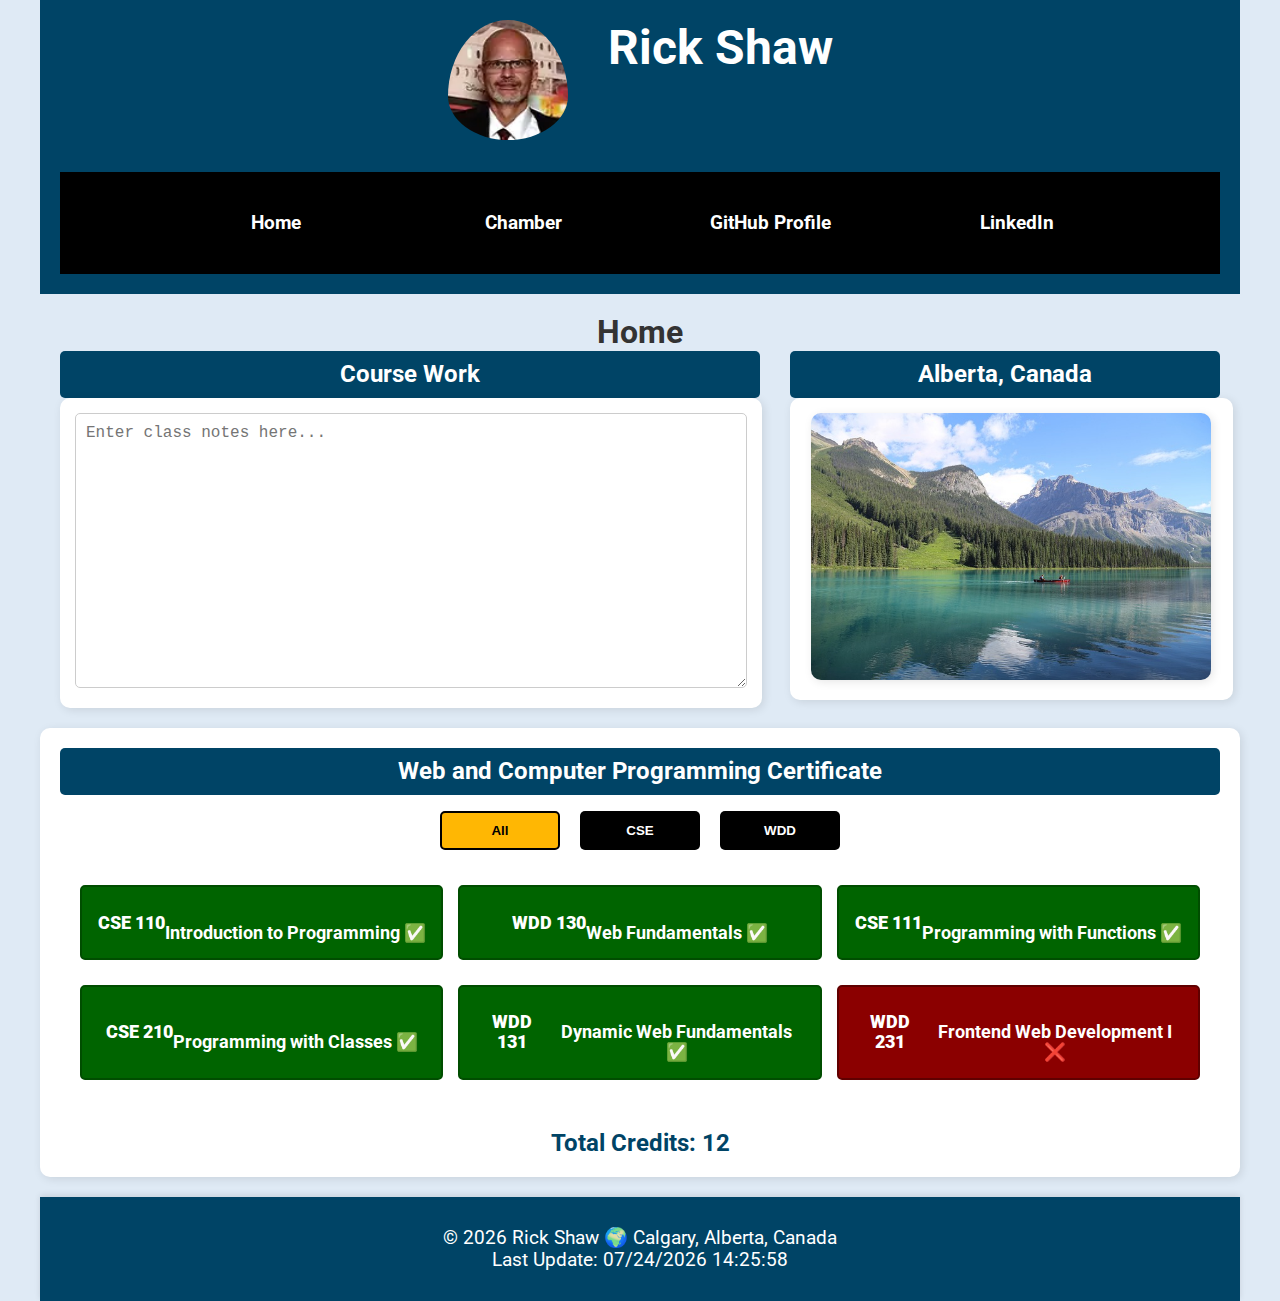
<file: index.html>
<!DOCTYPE html>
<html lang="en">

<head>
    <meta charset="UTF-8">
    <meta name="viewport" content="width=device-width, initial-scale=1.0">
    <title>WDD 231 Course Home Page | Rick Shaw</title>
    <meta name="description" content="WDD 231 - Web Frontend Development - Rick Shaw | Class Page">
    <meta name="author" content="Rick Shaw">
    <meta property="og:title" content="WDD 231 Course Home Page | Rick Shaw">
    <meta property="og:type" content="website">
    <meta property="og:image" content="https://rickshaw68.github.io/wdd231/images/calgary.webp">
    <meta property="og:url" content="https://rickshaw68.github.io/wdd231/index.html">

    <link rel="stylesheet" href="styles/normalize.css">
    <link rel="stylesheet" href="styles/small.css">
    <link rel="stylesheet" href="styles/larger.css">
    <link rel="preconnect" href="https://fonts.googleapis.com">
    <link rel="preconnect" href="https://fonts.gstatic.com" crossorigin>
    <link href="https://fonts.googleapis.com/css2?family=Roboto:wght@400;700&display=swap" rel="stylesheet">
    <script src="scripts/navigation.js" defer></script>
    <script src="scripts/date.js" defer></script>
    <script src="scripts/course.js" defer></script>
    <link rel="icon" href="favicon.ico">
</head>

<body>
    <header>
        <div class="header-content">
            <img src="images/rick.webp" alt="Rick Shaw" class="profile-pic">
            <span class="name">Rick Shaw</span>
        </div>
        <button id="menu-button" aria-label="Toggle Navigation">☰</button>
        <nav>
            <ul id="nav-menu" class="hidden">
                <li><a href="index.html" class="active">Home</a></li>
                <li><a href="#">Chamber</a></li>
                <li><a href="https://github.com/rickshaw68" target="_blank">GitHub Profile</a></li>
                <li><a href="https://www.linkedin.com/in/rickshawcalgary/" target="_blank">LinkedIn</a></li>
            </ul>
        </nav>
    </header>

    <main>
        <section id="home-section">
            <h1>Home</h1>

            <div class="home-content">
                <section id="course-work-section">
                    <h2>Course Work</h2>
                    <div class="box">
                        <textarea id="course-text" placeholder="Enter class notes here..."></textarea>
                    </div>
                </section>

                <section id="image-section">
                    <h2>Alberta, Canada</h2>
                    <div class="box image-container">
                        <img src="images/alberta.jpg" alt="Mountain Lake in Alberta">
                    </div>
                </section>
            </div>
        </section>

        <section id="certificate-section">
            <h2>Web and Computer Programming Certificate</h2>

            <div class="filter-container">
                <button class="filter-btn active" data-filter="All">All</button>
                <button class="filter-btn" data-filter="CSE">CSE</button>
                <button class="filter-btn" data-filter="WDD">WDD</button>
            </div>

            <div id="courses">
                <div class="course-item" data-category="CSE">CSE 110</div>
                <div class="course-item" data-category="WDD">WDD 130</div>
                <div class="course-item" data-category="CSE">CSE 111</div>
                <div class="course-item" data-category="CSE">CSE 210</div>
                <div class="course-item" data-category="WDD">WDD 131</div>
                <div class="course-item" data-category="WDD">WDD 231</div>
            </div>
        </section>
    </main>

    <footer>
        <p>&copy; <span id="current-year"></span> Rick Shaw 🌍 Calgary, Alberta, Canada</p>
        <p>Last Update: <span id="last-updated"></span></p>
    </footer>

    <dialog id="course-details"></dialog>
</body>

</html>
</file>
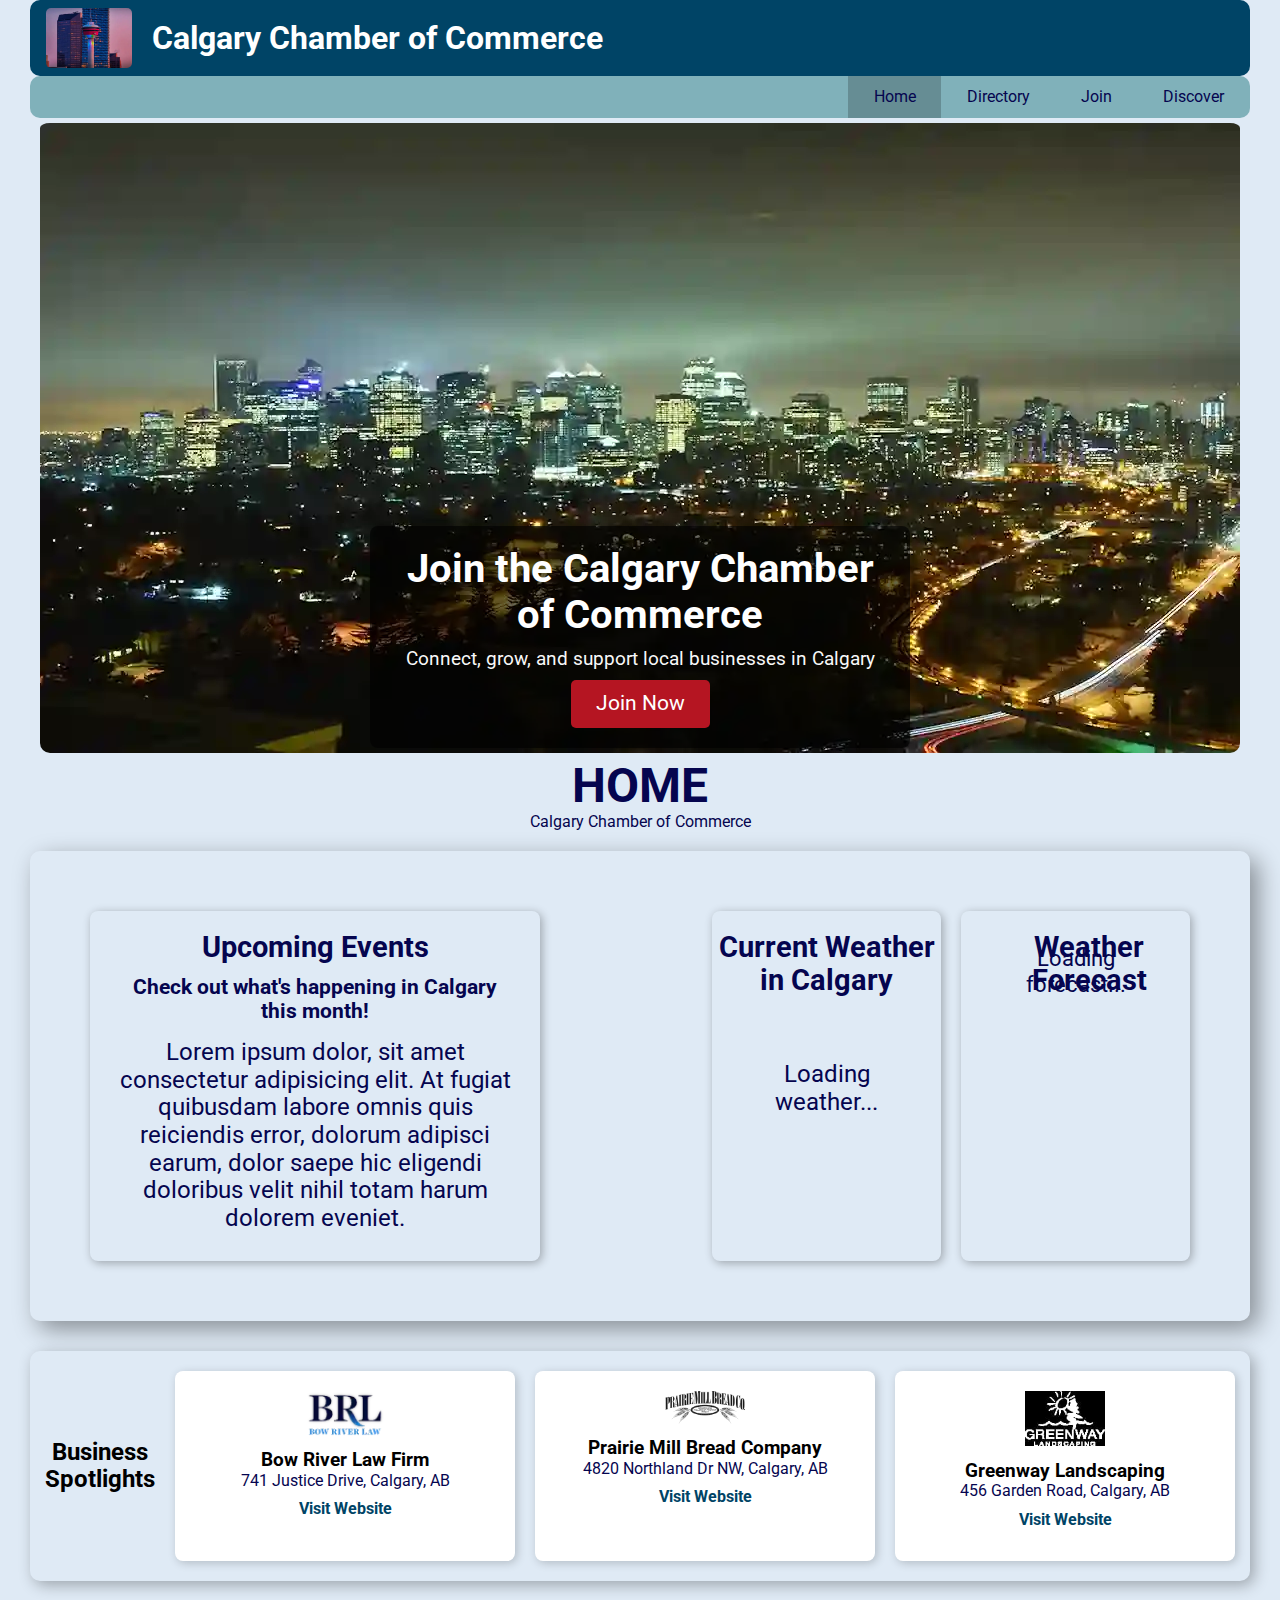
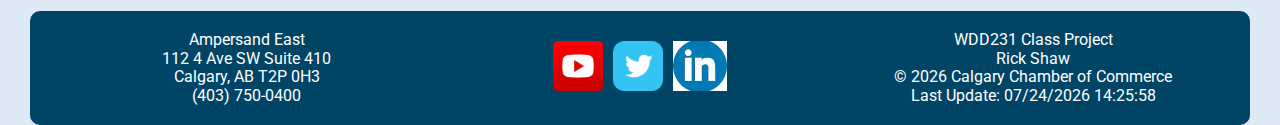
<file: chamber/index.html>
<!DOCTYPE html>
<html lang="en">

<head>
    <meta charset="UTF-8">
    <meta name="viewport" content="width=device-width, initial-scale=1.0">
    <title>Chamber of Commerce | Rick Shaw</title>
    <meta name="description" content="WDD 231 - Chamber Home Page - Rick Shaw">
    <meta name="author" content="Rick Shaw">
    <meta property="og:title" content="WDD 231 Chamber Home Page | Rick Shaw">
    <meta property="og:type" content="website">
    <meta property="og:image" content="https://rickshaw68.github.io/wdd231/chamber/images/calgary.webp">
    <meta property="og:url" content="https://rickshaw68.github.io/wdd231/chamber/directory.html">
    <link rel="stylesheet" href="styles/normalize.css">
    <link rel="stylesheet" href="styles/small.css">
    <link rel="stylesheet" href="styles/larger.css">
    <link rel="preload" as="image" href="images/calgary.webp" type="image/webp">

    <link rel="preload" href="images/geniustech.webp" as="image">
    <link rel="preload" href="https://fonts.googleapis.com/css2?family=Roboto:wght@400;700&display=swap" as="style">
    <link rel="preconnect" href="https://fonts.googleapis.com">
    <link rel="preconnect" href="https://fonts.gstatic.com" crossorigin>
    <link href="https://fonts.googleapis.com/css2?family=Roboto:wght@400;700&display=swap" rel="stylesheet">

    <script src="scripts/chamber.js" defer></script>
    <link rel="icon" href="favicon.ico">
</head>

<body>
    <header>
        <img src="images/calgary_tower.webp" width="95" height="95" alt="Calgary Tower - Chamber of Commerce Logo">
        <span>Calgary Chamber of Commerce</span>
        <button id="hamburger-menu" aria-label="Open navigation menu" aria-expanded="false"></button>
    </header>

    <nav id="animateme">
        <ul class="menuLinks">
            <li class="current-menu-item"><a href="#" aria-current="page">Home</a></li>
            <li><a href="directory.html">Directory</a></li>
            <li><a href="join.html">Join</a></li>
            <li><a href="discover.html">Discover</a></li>
        </ul>
    </nav>

    <main>
        <div class="hero">
            <img src="images/calgary.webp" alt="Image of Calgary - Hero Image" width="1200" height="600" loading="lazy">
            <div class="hero-text">
                <h2>Join the Calgary Chamber of Commerce</h2>
                <p>Connect, grow, and support local businesses in Calgary</p>
                <a href="join.html" class="cta-button">Join Now</a>
            </div>
        </div>
        <h1>HOME</h1>
        <p>Calgary Chamber of Commerce</p>

        <div class="info-boxes">
            <div class="current-events">
                <h2>Upcoming Events</h2>
                <h3>Check out what's happening in Calgary this month!</h3>
                <p>Lorem ipsum dolor, sit amet consectetur adipisicing elit. At fugiat quibusdam labore omnis quis
                    reiciendis error, dolorum adipisci earum, dolor saepe hic eligendi doloribus velit nihil totam harum
                    dolorem eveniet.</p>
            </div>
            <div class="weather">
                <h2>Current Weather in Calgary</h2>
                <p>Loading weather...</p>
            </div>
            <div class="forecast">
                <h2>Weather Forecast</h2>
                <p>Loading forecast...</p>
            </div>
        </div>

        <div class="spotlight"></div>

        <div id="cards"></div>

    </main>

    <footer>
        <div class="chamber_footer">
            <p>Ampersand East</p>
            <p>112 4 Ave SW Suite 410</p>
            <p>Calgary, AB T2P 0H3</p>
            <p>(403) 750-0400</p>
        </div>
        <div class="social-media">
            <a href="https://www.youtube.com" target="_blank">
                <img src="images/youtube.webp" width="50" height="50" alt="Visit our YouTube channel">
            </a>
            <a href="https://www.twitter.com" target="_blank">
                <img src="images/twitter.webp" width="50" height="50" alt="Follow us on Twitter">
            </a>
            <a href="https://www.linkedin.com" target="_blank">
                <img src="images/linkedin.webp" width="53" height="50" alt="Connect with us on LinkedIn">
            </a>
        </div>
        <div class="author">
            <p>WDD231 Class Project</p>
            <p>Rick Shaw</p>
            <p>&copy; <span id="current-year" aria-live="polite"></span> Calgary Chamber of Commerce</p>
            <p>Last Update: <span id="last-updated" aria-live="polite"></span></p>
        </div>
    </footer>
</body>

</html>
</file>
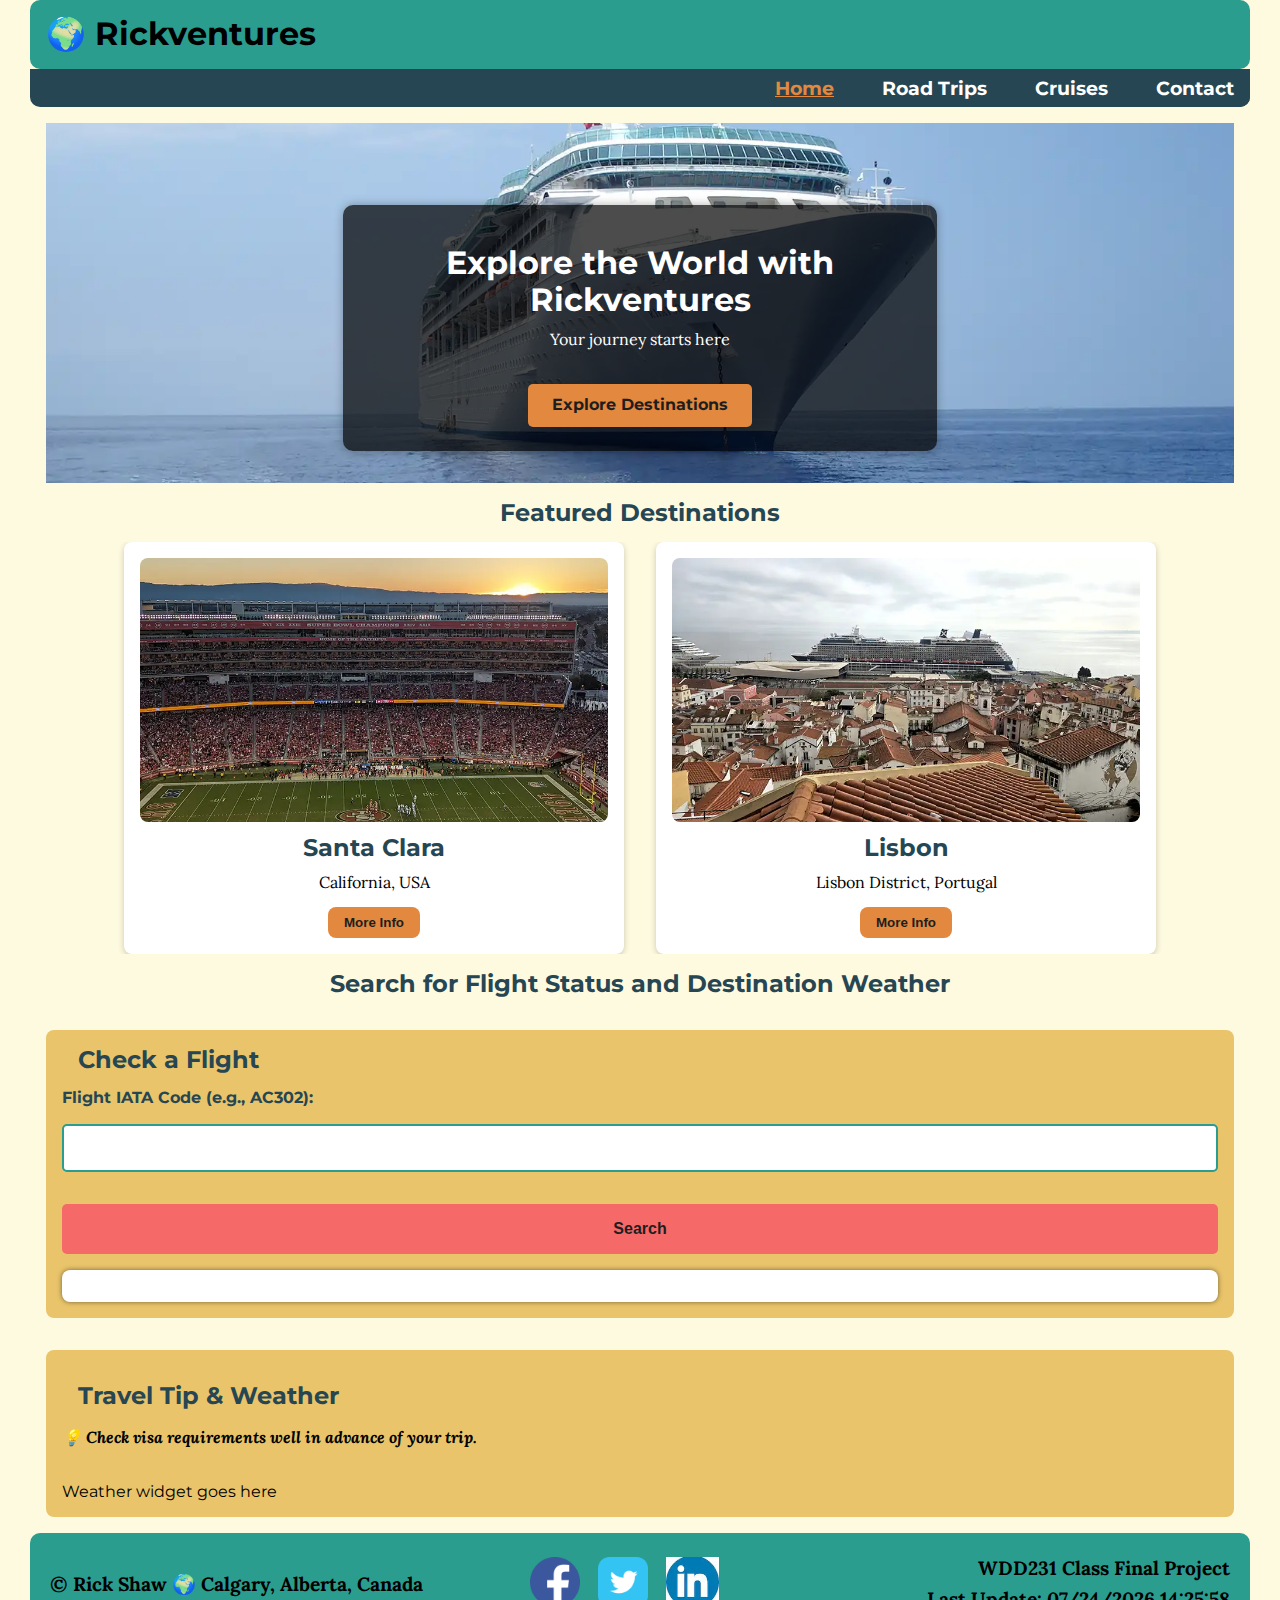
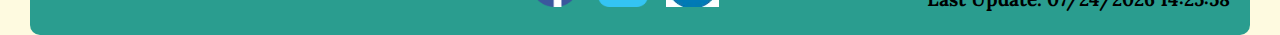
<file: travel-blog/index.html>
<!DOCTYPE html>
<html lang="en">

<head>
    <meta charset="UTF-8" />
    <meta name="viewport" content="width=device-width, initial-scale=1.0" />
    <title>Rickventures Home Page | Rick Shaw</title>
    <meta name="description" content="WDD 231 - Web Frontend Development - Rick Shaw | Final Project - Rickventures" />
    <meta name="author" content="Rick Shaw" />
    <meta property="og:title" content="Rickventures Home Page | Rick Shaw" />
    <meta property="og:type" content="website" />
    <meta property="og:image" content="https://rickshaw68.github.io/wdd231/images/calgary.webp" />
    <meta property="og:url" content="https://rickshaw68.github.io/wdd231/travel-blog/index.html" />
    <link rel="icon" href="favicon.ico" />

    <link rel="stylesheet" href="styles/normalize.css" />
    <link rel="stylesheet" href="styles/small.css" />
    <link rel="stylesheet" href="styles/larger.css" />

    <link rel="preconnect" href="https://fonts.googleapis.com" />
    <link rel="preconnect" href="https://fonts.gstatic.com" crossorigin />
    <link href="https://fonts.googleapis.com/css2?family=Lora&family=Montserrat:wght@500;700&display=swap"
        rel="stylesheet" />

    <script type="module" src="scripts/main.js" defer></script>
</head>

<body>
    <header>
        <div class="logo-title">
            <h1>🌍 Rickventures</h1>
            <button id="menu" aria-label="Menu button">☰</button>
        </div>
    </header>

    <nav id="animateme">
        <ul class="nav-links">
            <li class="current-menu-item"><a href="#" aria-current="page">Home</a></li>
            <li><a href="road.html">Road Trips</a></li>
            <li><a href="cruise.html">Cruises</a></li>
            <li><a href="form.html">Contact</a></li>
        </ul>
    </nav>


    <main>
        <section class="hero">
            <img src="images/hero.webp" alt="Cruise Ship Anchored in Maui" width="1600" height="800" loading="lazy">
            <div class="hero-text">
                <h2>Explore the World with Rickventures</h2>
                <p>Your journey starts here</p>
                <a href="#destinations" class="cta-button">Explore Destinations</a>
            </div>
        </section>

        <section id="destinations" class="featured-destinations">
            <h2>Featured Destinations</h2>
            <div id="destination-cards" class="featured-cards">

                <!-- Cards go here -->
            </div>
        </section>

        <section class="travel-search">
            <h2>Search for Flight Status and Destination Weather</h2>
        </section>

        <section class="flight-lookup">
            <h2>Check a Flight</h2>
            <form id="flight-form">
                <label for="flight-number">Flight IATA Code (e.g., AC302):</label>
                <input type="text" id="flight-number" name="flight-number" required>
                <button type="submit">Search</button>
            </form>
            <div id="flight-results"></div>
        </section>

        <section class="tip-weather">
            <h2>Travel Tip & Weather</h2>
            <p id="travel-tip">Loading tip...</p>
            <div id="weather-city" class="weather-city-name"></div>
            <div id="weather-widget">Weather widget goes here</div>
        </section>

    </main>

    <footer>
        <p>&copy; Rick Shaw 🌍 Calgary, Alberta, Canada</p>
        <div class="social-media">
            <a href="https://www.facebook.com" target="_blank">
                <img src="images/facebook.webp" width="50" height="50" alt="Visit my Facebook page" />
            </a>
            <a href="https://www.twitter.com" target="_blank">
                <img src="images/twitter.webp" width="50" height="50" alt="Follow us on Twitter" />
            </a>
            <a href="https://www.linkedin.com" target="_blank">
                <img src="images/linkedin.webp" width="50" height="50" alt="Connect with us on LinkedIn" />
            </a>
        </div>
        <div class="author">
            <p>WDD231 Class Final Project</p>
            <p>Last Update: <span id="current-year"></span></p>
        </div>
    </footer>

    <div id="modal" class="modal" role="dialog" aria-modal="true" aria-labelledby="modal-title">
        <div class="modal-box">
            <button id="close-modal" aria-label="Close modal">✕</button>
            <div id="modal-content"></div>
        </div>
    </div>



</body>

</html>
</file>
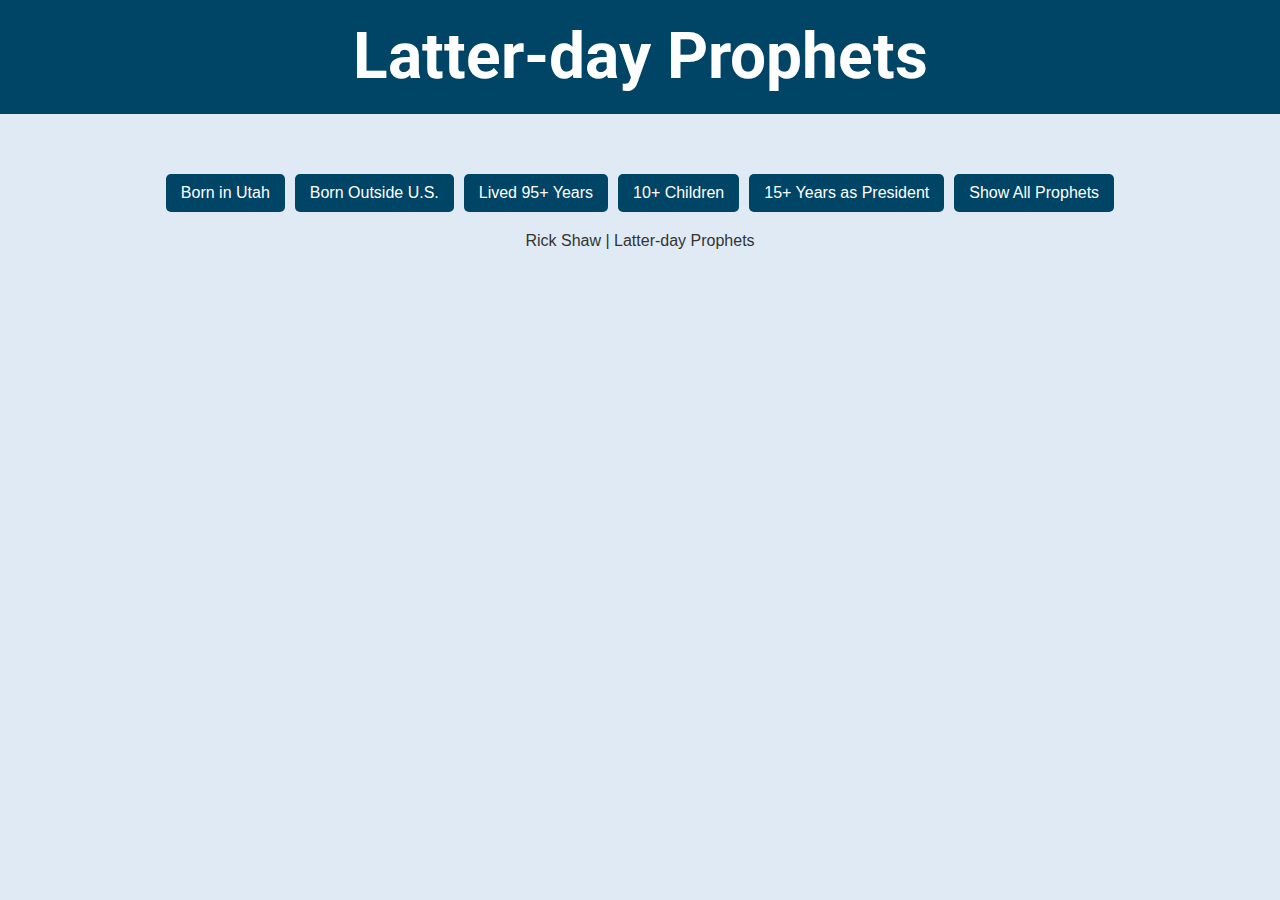
<file: prophets.html>
<!DOCTYPE html>
<html lang="en">

<head>
    <meta charset="UTF-8">
    <meta name="viewport" content="width=device-width, initial-scale=1.0">
    <title>WDD 231 Prophets Page | Rick Shaw</title>
    <meta name="description" content="WDD 231 - Web Frontend Development - Rick Shaw | Prophets Page">
    <meta name="author" content="Rick Shaw">
    <link rel="stylesheet" href="styles/normalize.css">
    <link rel="stylesheet" href="styles/prophets.css">
    <link rel="preconnect" href="https://fonts.googleapis.com">
    <link rel="preconnect" href="https://fonts.gstatic.com" crossorigin>
    <link href="https://fonts.googleapis.com/css2?family=Roboto:wght@400;700&display=swap" rel="stylesheet">
    <script src="scripts/prophets.js" defer></script>
</head>

<body>
    <header>
        <h1>Latter-day Prophets</h1>
    </header>
    <main>
        <div id="cards"></div>
        <div id="filter-controls">
            <button class="filter-btn" data-filter="utah">Born in Utah</button>
            <button class="filter-btn" data-filter="outsideUS">Born Outside U.S.</button>
            <button class="filter-btn" data-filter="lived95">Lived 95+ Years</button>
            <button class="filter-btn" data-filter="tenChildren">10+ Children</button>
            <button class="filter-btn" data-filter="fifteenYears">15+ Years as President</button>
            <button class="filter-btn" data-filter="showAll">Show All Prophets</button>
        </div>

    </main>
    <footer>
        Rick Shaw | Latter-day Prophets
    </footer>
</body>

</html>
</file>
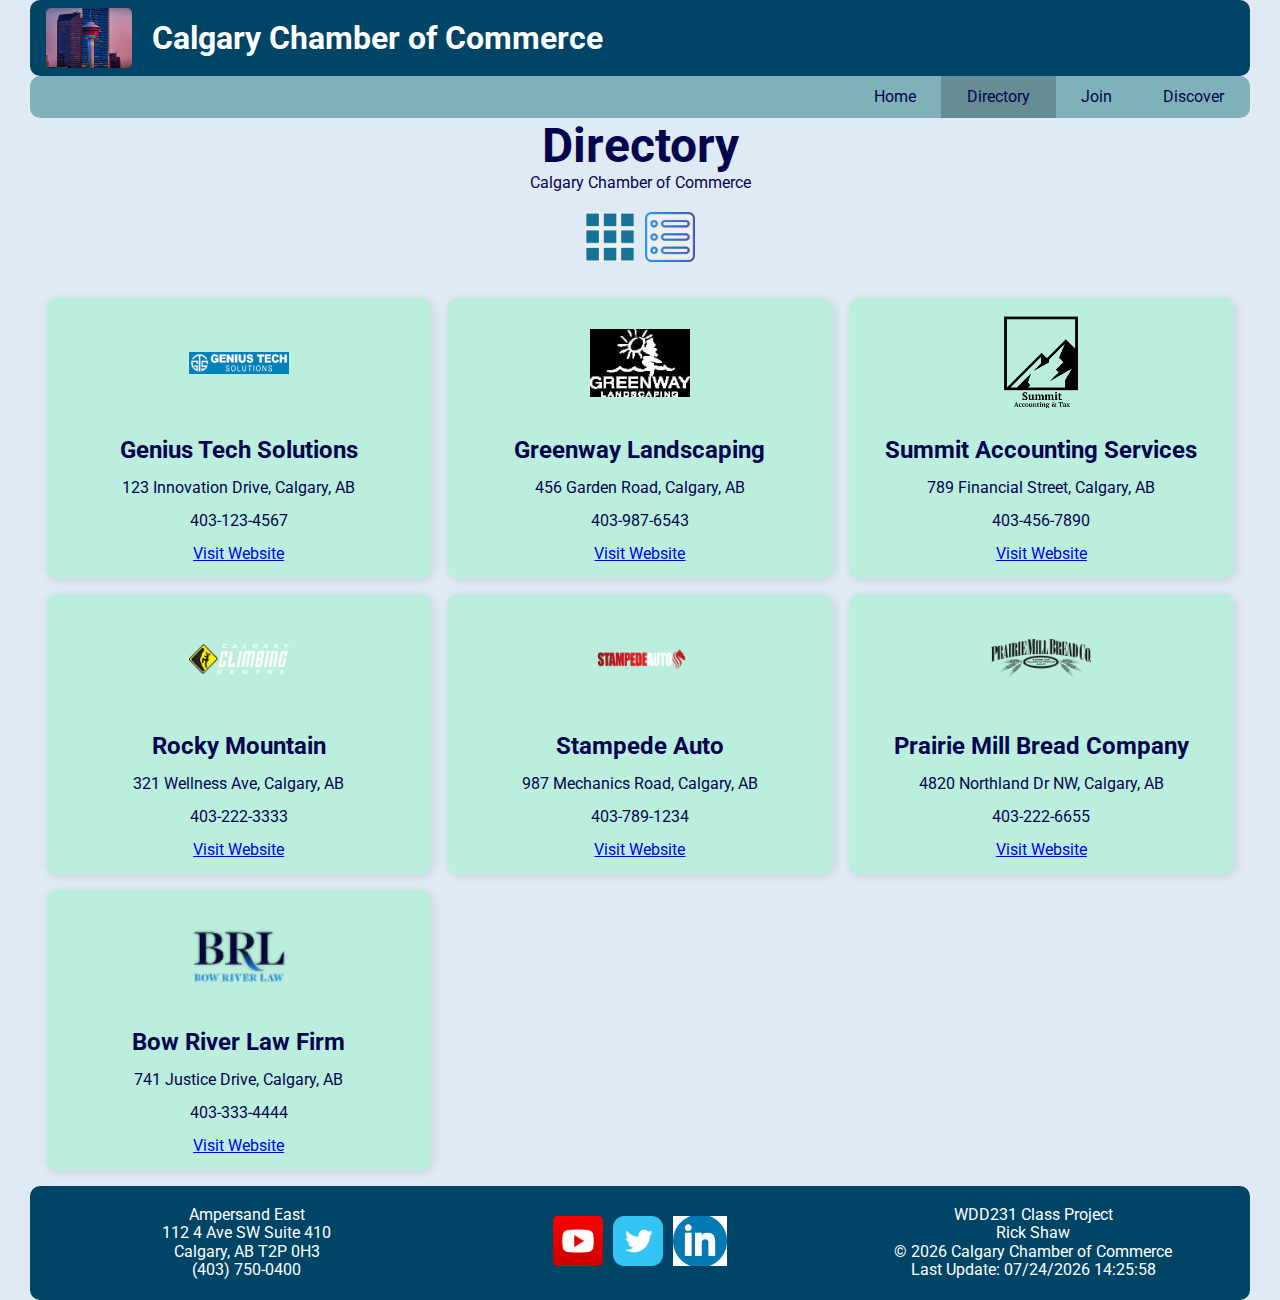
<file: chamber/directory.html>
<!DOCTYPE html>
<html lang="en">

<head>
    <meta charset="UTF-8">
    <meta name="viewport" content="width=device-width, initial-scale=1.0">
    <title>WDD 231 Chamber Directory | Rick Shaw</title>
    <meta name="description" content="WDD 231 - Chamber Directory Page - Rick Shaw">
    <meta name="author" content="Rick Shaw">
    <meta property="og:title" content="WDD 231 Chamber Directory Page | Rick Shaw">
    <meta property="og:type" content="website">
    <meta property="og:image" content="https://rickshaw68.github.io/wdd231/chamber/images/calgary.webp">
    <meta property="og:url" content="https://rickshaw68.github.io/wdd231/chamber/directory.html">
    <link rel="stylesheet" href="styles/normalize.css">
    <link rel="stylesheet" href="styles/small.css">
    <link rel="stylesheet" href="styles/larger.css">
    <link rel="preload" href="images/geniustech.webp" as="image">
    <link rel="preload" href="https://fonts.googleapis.com/css2?family=Roboto:wght@400;700&display=swap" as="style">
    <link rel="preconnect" href="https://fonts.googleapis.com">
    <link rel="preconnect" href="https://fonts.gstatic.com" crossorigin>
    <link href="https://fonts.googleapis.com/css2?family=Roboto:wght@400;700&display=swap" rel="stylesheet">

    <script src="scripts/chamber.js" defer></script>
    <link rel="icon" href="favicon.ico">
</head>

<body>
    <header>
        <img src="images/calgary_tower.webp" width="95" height="95" alt="Calgary Tower - Chamber of Commerce Logo">
        <span>Calgary Chamber of Commerce</span>
        <button id="hamburger-menu" aria-label="Open navigation menu" aria-expanded="false"></button>
    </header>

    <nav id="animateme">
        <ul class="menuLinks">
            <li><a href="index.html">Home</a></li>
            <li class="current-menu-item"><a href="#" aria-current="page">Directory</a></li>
            <li><a href="join.html">Join</a></li>
            <li><a href="discover.html">Discover</a></li>
        </ul>
    </nav>

    <main>
        <h1>Directory</h1>
        <p>Calgary Chamber of Commerce</p>
        <section id="directory">
            <div class="directory-content">

                <div class="menu">
                    <button id="grid" aria-label="Grid View">
                        <span class="sr-only">Grid View</span>
                    </button>
                    <button id="list" aria-label="Switch to list view">
                        <span class="sr-only">List View</span>
                    </button>
                </div>

                <div id="cards" class="grid-view" aria-live="polite">
                    <p class="loading-placeholder">Loading businesses...</p>
                </div>
            </div>
        </section>

    </main>

    <footer>
        <div class="chamber_footer">
            <p>Ampersand East</p>
            <p>112 4 Ave SW Suite 410</p>
            <p>Calgary, AB T2P 0H3</p>
            <p>(403) 750-0400</p>
        </div>
        <div class="social-media">
            <a href="https://www.youtube.com" target="_blank">
                <img src="images/youtube.webp" width="50" height="50" alt="Visit our YouTube channel">
            </a>
            <a href="https://www.twitter.com" target="_blank">
                <img src="images/twitter.webp" width="50" height="50" alt="Follow us on Twitter">
            </a>
            <a href="https://www.linkedin.com" target="_blank">
                <img src="images/linkedin.webp" width="50" height="50" alt="Connect with us on LinkedIn">
            </a>
        </div>
        <div class="author">
            <p>WDD231 Class Project</p>
            <p>Rick Shaw</p>
            <p>&copy; <span id="current-year" aria-live="polite"></span> Calgary Chamber of Commerce</p>
            <p>Last Update: <span id="last-updated" aria-live="polite"></span></p>
        </div>
    </footer>
</body>

</html>
</file>
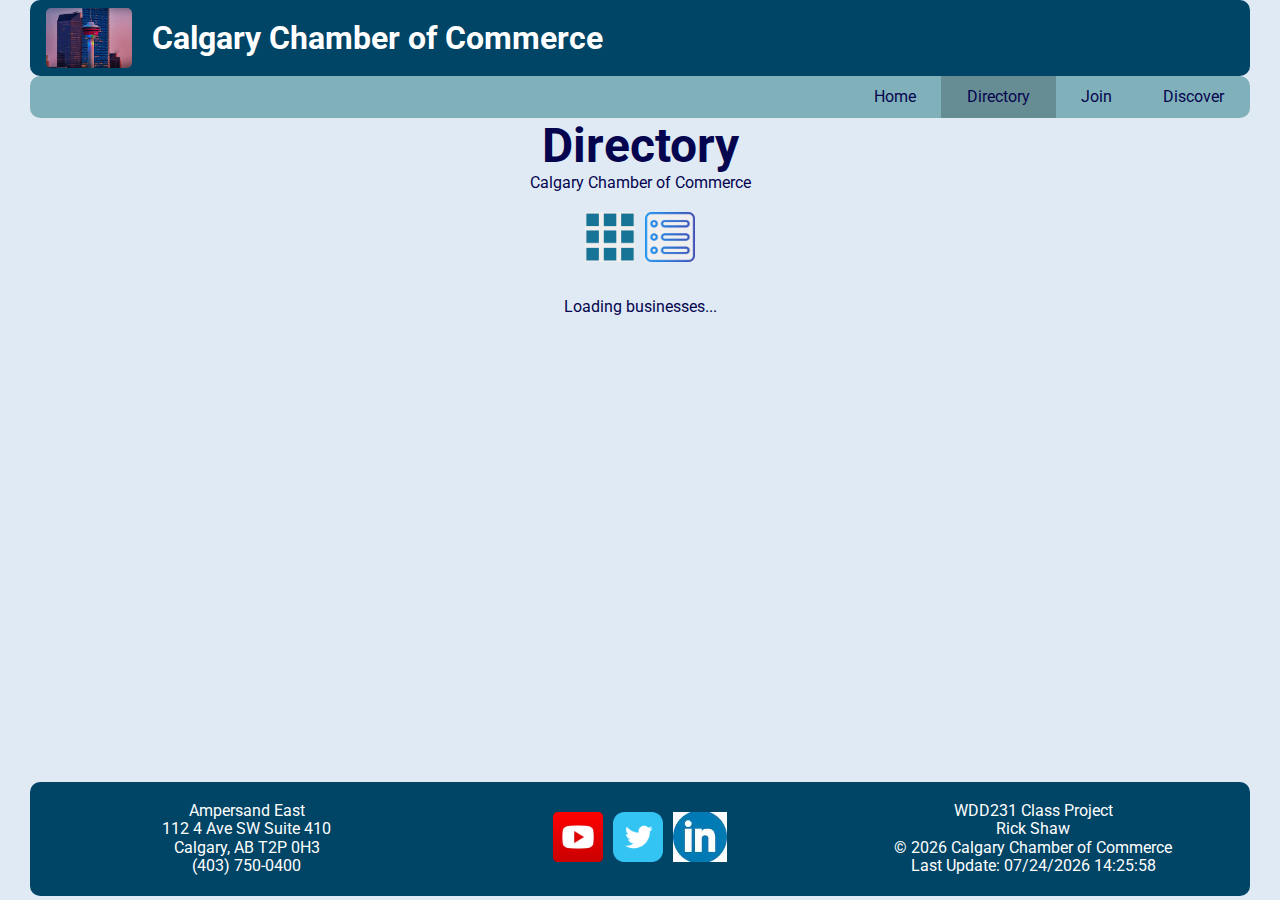
<file: chamber/directory1.html>
<!DOCTYPE html>
<html lang="en">

<head>
    <meta charset="UTF-8">
    <meta name="viewport" content="width=device-width, initial-scale=1.0">
    <title>WDD 231 Chamber Directory | Rick Shaw</title>
    <meta name="description" content="WDD 231 - Chamber Directory Page - Rick Shaw">
    <meta name="author" content="Rick Shaw">
    <meta property="og:title" content="WDD 231 Chamber Directory Page | Rick Shaw">
    <meta property="og:type" content="website">
    <meta property="og:image" content="https://rickshaw68.github.io/wdd231/chamber/images/calgary.webp">
    <meta property="og:url" content="https://rickshaw68.github.io/wdd231/chamber/directory.html">
    <link rel="stylesheet" href="styles/normalize.css">
    <link rel="stylesheet" href="styles/small.css">
    <link rel="stylesheet" href="styles/larger.css">
    <link rel="preload" href="images/geniustech.webp" as="image">
    <link rel="preload" href="https://fonts.googleapis.com/css2?family=Roboto:wght@400;700&display=swap" as="style">
    <link rel="preconnect" href="https://fonts.googleapis.com">
    <link rel="preconnect" href="https://fonts.gstatic.com" crossorigin>
    <link href="https://fonts.googleapis.com/css2?family=Roboto:wght@400;700&display=swap" rel="stylesheet">

    <script src="scripts/chamber.js" defer></script>
    <link rel="icon" href="favicon.ico">
</head>

<body>
    <header>
        <img src="images/calgary_tower.webp" width="95" height="95" alt="Calgary Tower - Chamber of Commerce Logo">
        <span>Calgary Chamber of Commerce</span>
        <button id="hamburger-menu" aria-label="Open navigation menu" aria-expanded="false"></button>
    </header>

    <nav id="animateme">
        <ul class="menuLinks">
            <li><a href="#">Home</a></li>
            <li class="current-menu-item"><a href="#" aria-current="page">Directory</a></li>
            <li><a href="#">Join</a></li>
            <li><a href="#">Discover</a></li>
        </ul>
    </nav>

    <main>
        <h1>Directory</h1>
        <p>Calgary Chamber of Commerce</p>
        <section id="directory">
            <div class="directory-content">

                <div class="menu">
                    <button id="grid" aria-label="Grid View">
                        <span class="sr-only">Grid View</span>
                    </button>
                    <button id="list" aria-label="Switch to list view">
                        <span class="sr-only">List View</span>
                    </button>
                </div>

                <div id="cards" class="grid-view" aria-live="polite">
                    <p class="loading-placeholder">Loading businesses...</p>
                </div>
            </div>
        </section>

    </main>

    <footer>
        <div class="chamber_footer">
            <p>Ampersand East</p>
            <p>112 4 Ave SW Suite 410</p>
            <p>Calgary, AB T2P 0H3</p>
            <p>(403) 750-0400</p>
        </div>
        <div class="social-media">
            <a href="https://www.youtube.com" target="_blank">
                <img src="images/youtube.webp" width="50" height="50" alt="Visit our YouTube channel">
            </a>
            <a href="https://www.twitter.com" target="_blank">
                <img src="images/twitter.webp" width="50" height="50" alt="Follow us on Twitter">
            </a>
            <a href="https://www.linkedin.com" target="_blank">
                <img src="images/linkedin.webp" width="50" height="50" alt="Connect with us on LinkedIn">
            </a>
        </div>
        <div class="author">
            <p>WDD231 Class Project</p>
            <p>Rick Shaw</p>
            <p>&copy; <span id="current-year" aria-live="polite"></span> Calgary Chamber of Commerce</p>
            <p>Last Update: <span id="last-updated" aria-live="polite"></span></p>
        </div>
    </footer>
</body>

</html>
</file>
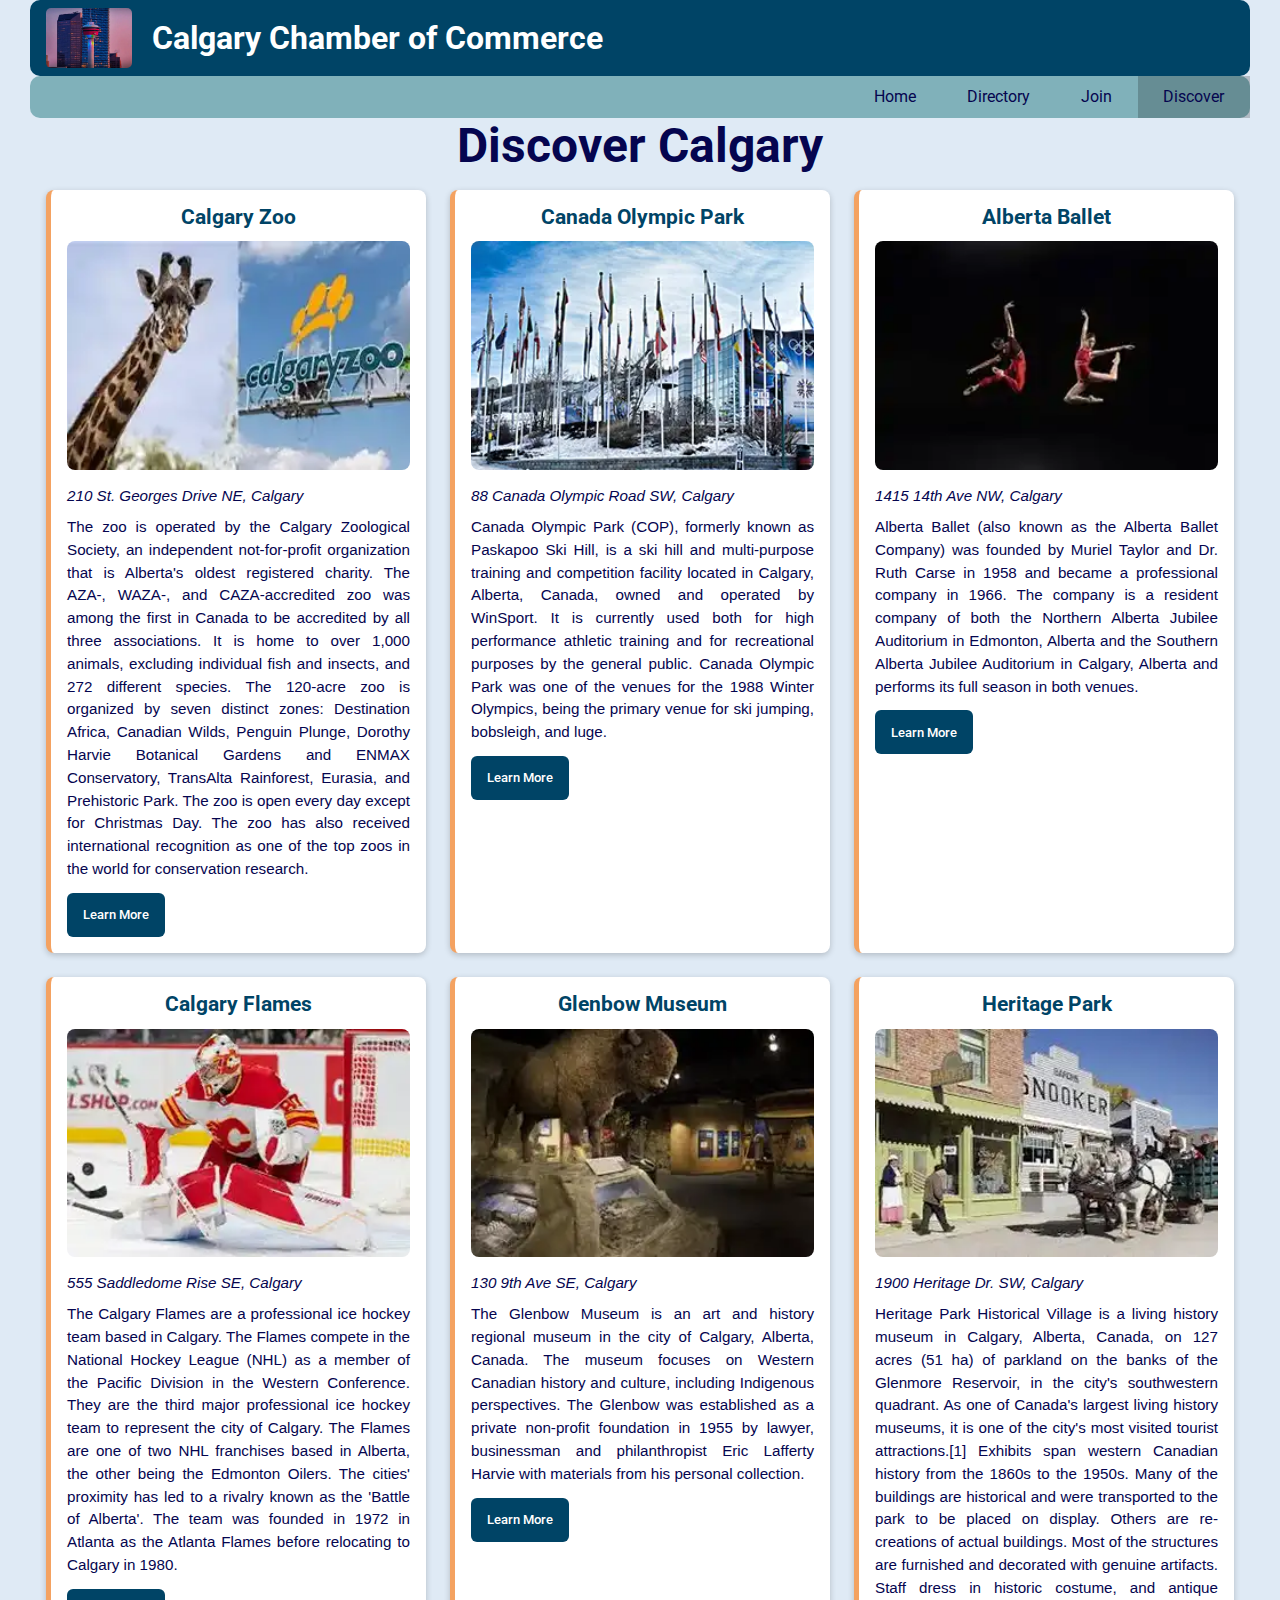
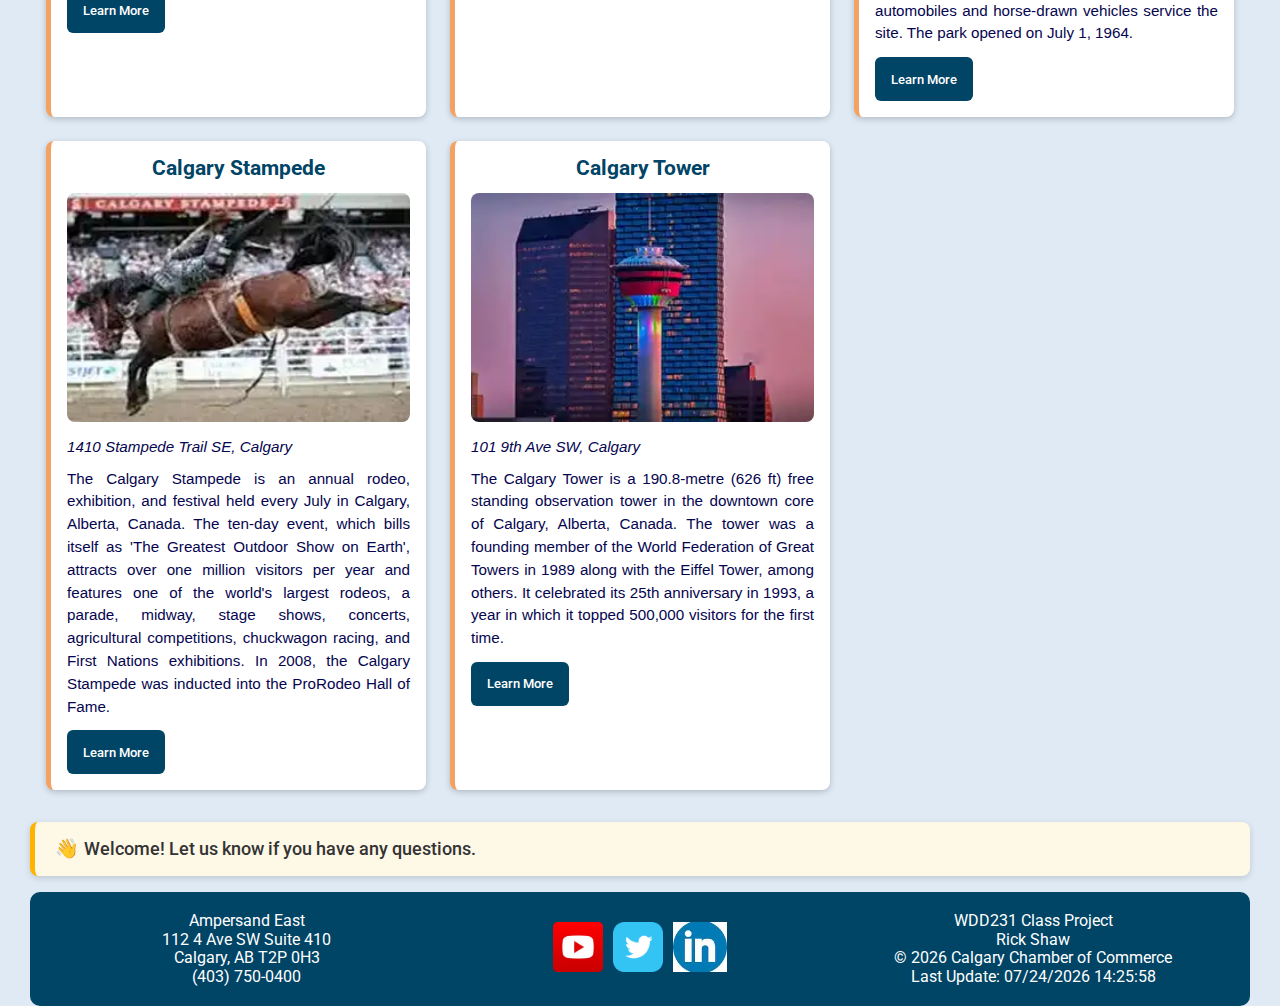
<file: chamber/discover.html>
<!DOCTYPE html>
<html lang="en">

<head>
    <meta charset="UTF-8">
    <meta name="viewport" content="width=device-width, initial-scale=1.0">
    <title>Chamber of Commerce | Rick Shaw</title>
    <meta name="description" content="WDD 231 - Chamber Discover Page - Rick Shaw">
    <meta name="author" content="Rick Shaw">
    <meta property="og:title" content="WDD 231 Chamber Discover Page | Rick Shaw">
    <meta property="og:type" content="website">
    <meta property="og:image" content="https://rickshaw68.github.io/wdd231/chamber/images/calgary.webp">
    <meta property="og:url" content="https://rickshaw68.github.io/wdd231/chamber/directory.html">
    <link rel="stylesheet" href="styles/normalize.css">
    <link rel="stylesheet" href="styles/discover-small.css">
    <link rel="stylesheet" href="styles/discover-larger.css">
    <link rel="preload" as="image" href="images/calgary.webp" type="image/webp">

    <link rel="preload" href="images/geniustech.webp" as="image">
    <link rel="preload" href="https://fonts.googleapis.com/css2?family=Roboto:wght@400;700&display=swap" as="style">
    <link rel="preconnect" href="https://fonts.googleapis.com">
    <link rel="preconnect" href="https://fonts.gstatic.com" crossorigin>
    <link href="https://fonts.googleapis.com/css2?family=Roboto:wght@400;700&display=swap" rel="stylesheet">
    <script src="scripts/chamber.js" defer></script>
    <script src="scripts/discover.js" defer></script>
    <link rel="icon" href="favicon.ico">
</head>

<body>
    <header>
        <img src="images/calgary_tower.webp" width="95" height="95" alt="Calgary Tower - Chamber of Commerce Logo">
        <span>Calgary Chamber of Commerce</span>
        <button id="hamburger-menu" aria-label="Open navigation menu" aria-expanded="false"></button>
    </header>

    <nav id="animateme">
        <ul class="menuLinks">
            <li><a href="index.html">Home</a></li>
            <li><a href="directory.html">Directory</a></li>
            <li><a href="join.html">Join</a></li>
            <li class="current-menu-item"><a href="#" aria-current="page">Discover</a></li>
        </ul>
    </nav>

    <main>

        <h1>Discover Calgary</h1>

        <section class="discover-container"></section>
        <section id="cards" class="grid-view"></section>

        <div id="visit-message" class="visit-box"></div>


    </main>

    <footer>
        <div class="chamber_footer">
            <p>Ampersand East</p>
            <p>112 4 Ave SW Suite 410</p>
            <p>Calgary, AB T2P 0H3</p>
            <p>(403) 750-0400</p>
        </div>
        <div class="social-media">
            <a href="https://www.youtube.com" target="_blank">
                <img src="images/youtube.webp" width="50" height="50" alt="Visit our YouTube channel">
            </a>
            <a href="https://www.twitter.com" target="_blank">
                <img src="images/twitter.webp" width="50" height="50" alt="Follow us on Twitter">
            </a>
            <a href="https://www.linkedin.com" target="_blank">
                <img src="images/linkedin.webp" width="53" height="50" alt="Connect with us on LinkedIn">
            </a>
        </div>
        <div class="author">
            <p>WDD231 Class Project</p>
            <p>Rick Shaw</p>
            <p>&copy; <span id="current-year" aria-live="polite"></span> Calgary Chamber of Commerce</p>
            <p>Last Update: <span id="last-updated" aria-live="polite"></span></p>
        </div>
    </footer>
</body>

</html>
</file>
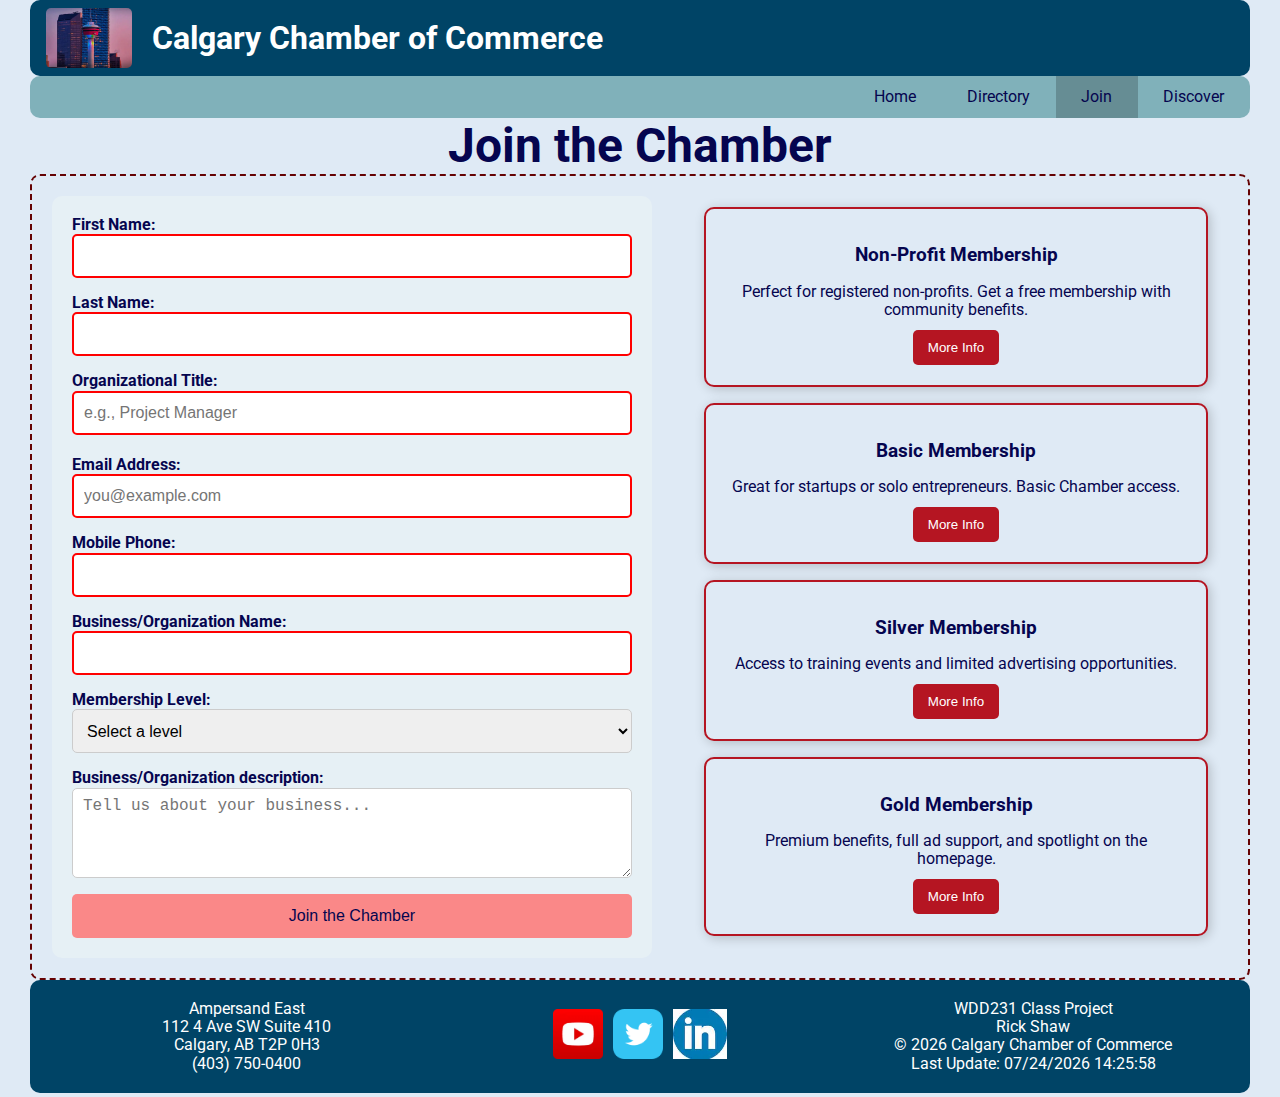
<file: chamber/join.html>
<!DOCTYPE html>
<html lang="en">

<head>
    <meta charset="UTF-8">
    <meta name="viewport" content="width=device-width, initial-scale=1.0">
    <title>Chamber of Commerce | Rick Shaw</title>
    <meta name="description" content="WDD 231 - Chamber Join Page - Rick Shaw">
    <meta name="author" content="Rick Shaw">
    <meta property="og:title" content="WDD 231 Chamber Join Page | Rick Shaw">
    <meta property="og:type" content="website">
    <meta property="og:image" content="https://rickshaw68.github.io/wdd231/chamber/images/calgary.webp">
    <meta property="og:url" content="https://rickshaw68.github.io/wdd231/chamber/directory.html">
    <link rel="stylesheet" href="styles/normalize.css">
    <link rel="stylesheet" href="styles/small.css">
    <link rel="stylesheet" href="styles/larger.css">
    <link rel="stylesheet" href="styles/join.css">
    <link rel="stylesheet" href="styles/join-larger.css">
    <link rel="preload" href="https://fonts.googleapis.com/css2?family=Roboto:wght@400;700&display=swap" as="style">
    <link rel="preconnect" href="https://fonts.googleapis.com">
    <link rel="preconnect" href="https://fonts.gstatic.com" crossorigin>
    <link href="https://fonts.googleapis.com/css2?family=Roboto:wght@400;700&display=swap" rel="stylesheet">

    <script src="scripts/chamber.js" defer></script>
    <script src="scripts/join.js" defer></script>
    <link rel="icon" href="favicon.ico">
</head>

<body>
    <header>
        <img src="images/calgary_tower.webp" width="95" height="95" alt="Calgary Tower - Chamber of Commerce Logo">
        <span>Calgary Chamber of Commerce</span>
        <button id="hamburger-menu" aria-label="Open navigation menu" aria-expanded="false"></button>
    </header>

    <nav id="animateme">
        <ul class="menuLinks">
            <li><a href="index.html">Home</a></li>
            <li><a href="directory.html">Directory</a></li>
            <li class="current-menu-item"><a href="#" aria-current="page">Join</a></li>
            <li><a href="discover.html">Discover</a></li>
        </ul>
    </nav>

    <main>
        <h1>Join the Chamber</h1>
        <div class="form-and-cards">
            <form id="joinForm" method="get" action="thankyou.html" aria-label="Join the Chamber Form">
                <label>
                    First Name:
                    <input type="text" name="firstname" title="Please enter your first name" autocomplete="given-name"
                        required>
                </label>

                <label>
                    Last Name:
                    <input type="text" name="lastname" title="Please enter your last name" autocomplete="family-name"
                        required>
                </label>

                <label>
                    Organizational Title:
                    <input type="text" id="orgTitle" name="orgTitle" required
                        title="Enter your Organizational title (letters, spaces and hyphens only)"
                        autocomplete="organization-title" placeholder="e.g., Project Manager"
                        pattern="[A-Za-z\s\-]{7,}">

                    <span id="orgTitleError" class="error-message" aria-live="polite"></span>
                </label>

                <label>
                    Email Address:
                    <input type="email" name="email" required title="Enter a valid email address" autocomplete="email"
                        placeholder="you@example.com">
                </label>

                <label>
                    Mobile Phone:
                    <input type="tel" name="phone" required
                        title="Enter your 10-digit phone number (e.g., 123-456-7890)" autocomplete="tel"
                        pattern="\d{3}[-.\s]?\d{3}[-.\s]?\d{4}">
                </label>

                <label>
                    Business/Organization Name:
                    <input type="text" name="organization" required title="Enter your business or organization name"
                        autocomplete="organization">
                </label>

                <label>
                    Membership Level:
                    <select name="membership" required title="Select your membership level">
                        <option value="" disabled selected>Select a level</option>
                        <option value="member">Member</option>
                        <option value="silver">Silver</option>
                        <option value="gold">Gold</option>
                        <option value="np">Non-Profit (free)</option>
                    </select>
                </label>

                <label>
                    Business/Organization description:
                    <textarea name="description" title="Brief description of your business or organization" rows="4"
                        cols="40" placeholder="Tell us about your business..."></textarea>
                </label>

                <input type="hidden" name="timestamp" id="timestamp">


                <input type="submit" value="Join the Chamber">


            </form>


            <div class="membership-cards">
                <section class="membership-levels">
                    <div class="membership-card" id="np-card">
                        <h3>Non-Profit Membership</h3>
                        <p>Perfect for registered non-profits. Get a free membership with community benefits.</p>
                        <button type="button" class="info-button" data-modal="np-modal">More Info</button>
                    </div>

                    <div class="membership-card" id="basic-card">
                        <h3>Basic Membership</h3>
                        <p>Great for startups or solo entrepreneurs. Basic Chamber access.</p>
                        <button type="button" class="info-button" data-modal="basic-modal">More Info</button>
                    </div>

                    <div class="membership-card" id="silver-card">
                        <h3>Silver Membership</h3>
                        <p>Access to training events and limited advertising opportunities.</p>
                        <button type="button" class="info-button" data-modal="silver-modal">More Info</button>
                    </div>

                    <div class="membership-card" id="gold-card">
                        <h3>Gold Membership</h3>
                        <p>Premium benefits, full ad support, and spotlight on the homepage.</p>
                        <button type="button" class="info-button" data-modal="gold-modal">More Info</button>
                    </div>
                </section>
            </div>
        </div>
    </main>


    <footer>
        <div class="chamber_footer">
            <p>Ampersand East</p>
            <p>112 4 Ave SW Suite 410</p>
            <p>Calgary, AB T2P 0H3</p>
            <p>(403) 750-0400</p>
        </div>
        <div class="social-media">
            <a href="https://www.youtube.com" target="_blank">
                <img src="images/youtube.webp" width="50" height="50" alt="Visit our YouTube channel">
            </a>
            <a href="https://www.twitter.com" target="_blank">
                <img src="images/twitter.webp" width="50" height="50" alt="Follow us on Twitter">
            </a>
            <a href="https://www.linkedin.com" target="_blank">
                <img src="images/linkedin.webp" width="53" height="50" alt="Connect with us on LinkedIn">
            </a>
        </div>
        <div class="author">
            <p>WDD231 Class Project</p>
            <p>Rick Shaw</p>
            <p>&copy; <span id="current-year" aria-live="polite"></span> Calgary Chamber of Commerce</p>
            <p>Last Update: <span id="last-updated" aria-live="polite"></span></p>
        </div>
    </footer>

    <!-- Adding Membership Modals -->
    <div class="modal" id="np-modal">
        <div class="modal-content">
            <span class="close-button" data-close="np-modal">&times;</span>
            <h2>Non-Profit Membership</h2>
            <p>Perfect for registered charities and nonprofits. Includes:</p>
            <ul>
                <li>Free listing in our directory</li>
                <li>Invites to our community events</li>
                <li>Networking opportunities</li>
            </ul>
        </div>
    </div>

    <div class="modal" id="basic-modal">
        <div class="modal-content">
            <span class="close-button" data-close="basic-modal">&times;</span>
            <h2>Basic Membership</h2>
            <p>Ideal for startups and individuals. Includes:</p>
            <ul>
                <li>Basic directory listing</li>
                <li>1 event per month</li>
                <li>Email newsletter feature</li>
            </ul>
        </div>
    </div>

    <div class="modal" id="silver-modal">
        <div class="modal-content">
            <span class="close-button" data-close="silver-modal">&times;</span>
            <h2>Silver Membership</h2>
            <p>For growing businesses. Includes:</p>
            <ul>
                <li>Highlighted directory listing</li>
                <li>3 events per month</li>
                <li>Social media promotion</li>
            </ul>
        </div>
    </div>

    <div class="modal" id="gold-modal">
        <div class="modal-content">
            <span class="close-button" data-close="gold-modal">&times;</span>
            <h2>Gold Membership</h2>
            <p>For established businesses wanting full exposure. Includes:</p>
            <ul>
                <li>Spotlight position on homepage</li>
                <li>Unlimited event participation</li>
                <li>Priority advertising placement</li>
                <li>Monthly strategy meetings</li>
            </ul>
        </div>
    </div>

</body>

</html>
</file>
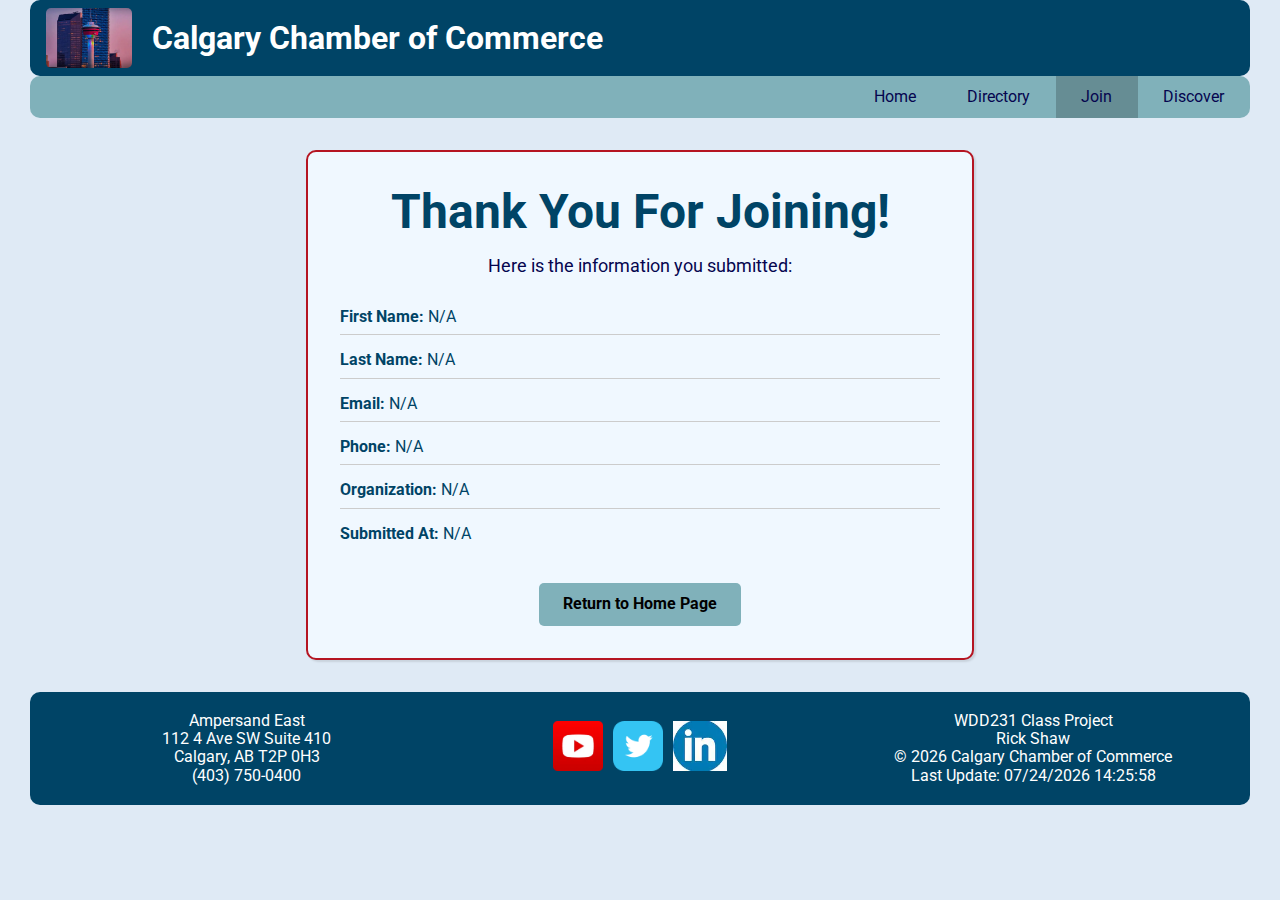
<file: chamber/thankyou.html>
<!DOCTYPE html>
<html lang="en">

<head>
    <meta charset="UTF-8">
    <meta name="viewport" content="width=device-width, initial-scale=1.0">
    <title>Chamber of Commerce | Rick Shaw</title>
    <meta name="description" content="WDD 231 - Chamber Thank You Page - Rick Shaw">
    <meta name="author" content="Rick Shaw">
    <meta property="og:title" content="WDD 231 Chamber Thank you Page | Rick Shaw">
    <meta property="og:type" content="website">
    <meta property="og:url" content="https://rickshaw68.github.io/wdd231/chamber/directory.html">
    <link rel="stylesheet" href="styles/normalize.css">
    <link rel="stylesheet" href="styles/small.css">
    <link rel="stylesheet" href="styles/larger.css">
    <link rel="stylesheet" href="styles/join.css">
    <link rel="stylesheet" href="styles/join-larger.css">
    <link rel="preload" href="https://fonts.googleapis.com/css2?family=Roboto:wght@400;700&display=swap" as="style">
    <link rel="preconnect" href="https://fonts.googleapis.com">
    <link rel="preconnect" href="https://fonts.gstatic.com" crossorigin>
    <link href="https://fonts.googleapis.com/css2?family=Roboto:wght@400;700&display=swap" rel="stylesheet">
    <script src="scripts/thankyou.js" defer></script>
    <script src="scripts/chamber.js" defer></script>
    <link rel="icon" href="favicon.ico">
</head>

<body>
    <header>
        <img src="images/calgary_tower.webp" width="95" height="95" alt="Calgary Tower - Chamber of Commerce Logo">
        <span>Calgary Chamber of Commerce</span>
        <button id="hamburger-menu" aria-label="Open navigation menu" aria-expanded="false"></button>
    </header>

    <nav id="animateme">
        <ul class="menuLinks">
            <li><a href="index.html">Home</a></li>
            <li><a href="directory.html">Directory</a></li>
            <li class="current-menu-item"><a href="#" aria-current="page">Join</a></li>
            <li><a href="discover.html">Discover</a></li>
        </ul>
    </nav>

    <main>
        <section class="confirmation">
            <h1>Thank You For Joining!</h1>
            <p>Here is the information you submitted:</p>
            <ul id="submission-details">
                <li><strong>First Name:</strong> <span id="firstName"></span></li>
                <li><strong>Last Name:</strong> <span id="lastName"></span></li>
                <li><strong>Email:</strong> <span id="email"></span></li>
                <li><strong>Phone:</strong> <span id="phone"></span></li>
                <li><strong>Organization:</strong> <span id="organization"></span></li>
                <li><strong>Submitted At:</strong> <span id="timestamp"></span></li>
            </ul>

            <div class="return-home">
                <a href="index.html" class="home-button">Return to Home Page</a>
            </div>
        </section>
    </main>

    <footer>
        <div class="chamber_footer">
            <p>Ampersand East</p>
            <p>112 4 Ave SW Suite 410</p>
            <p>Calgary, AB T2P 0H3</p>
            <p>(403) 750-0400</p>
        </div>
        <div class="social-media">
            <a href="https://www.youtube.com" target="_blank">
                <img src="images/youtube.webp" width="50" height="50" alt="Visit our YouTube channel">
            </a>
            <a href="https://www.twitter.com" target="_blank">
                <img src="images/twitter.webp" width="50" height="50" alt="Follow us on Twitter">
            </a>
            <a href="https://www.linkedin.com" target="_blank">
                <img src="images/linkedin.webp" width="53" height="50" alt="Connect with us on LinkedIn">
            </a>
        </div>
        <div class="author">
            <p>WDD231 Class Project</p>
            <p>Rick Shaw</p>
            <p>&copy; <span id="current-year" aria-live="polite"></span> Calgary Chamber of Commerce</p>
            <p>Last Update: <span id="last-updated" aria-live="polite"></span></p>
        </div>
    </footer>

</body>

</html>
</file>
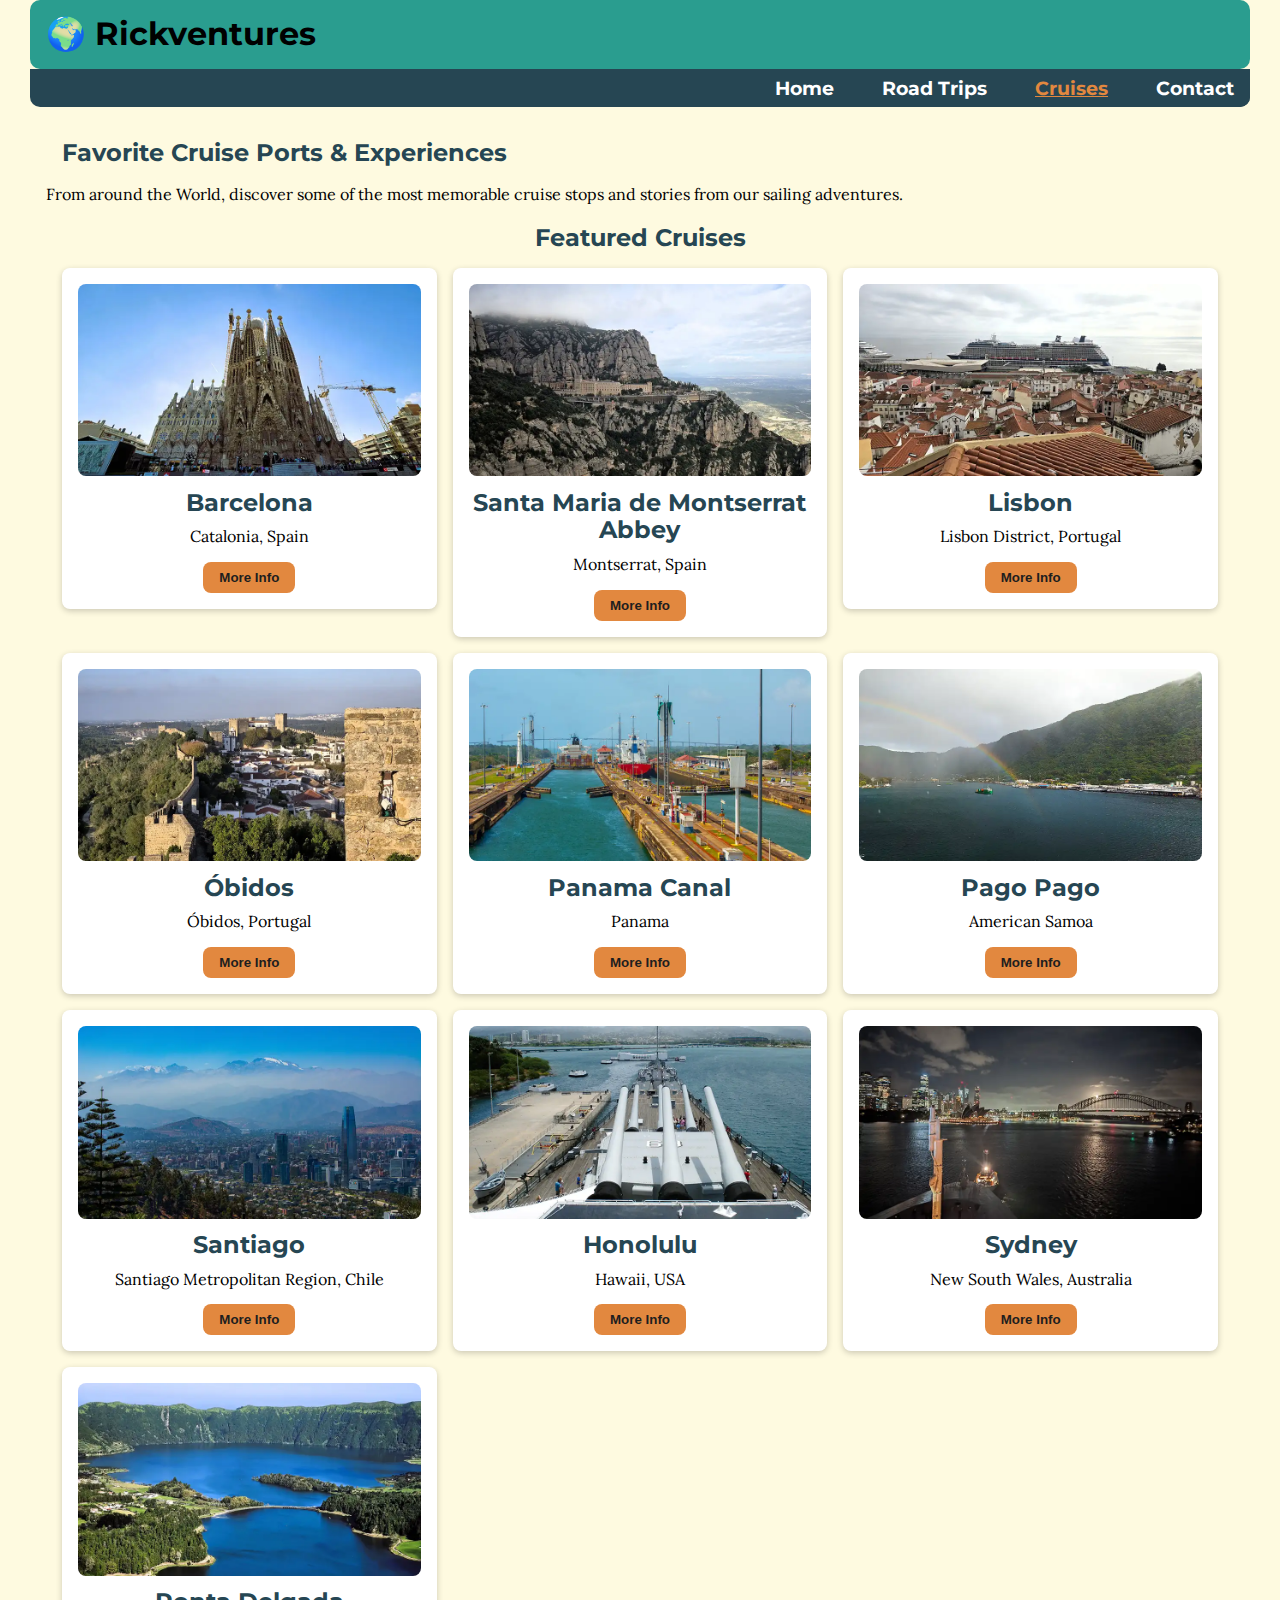
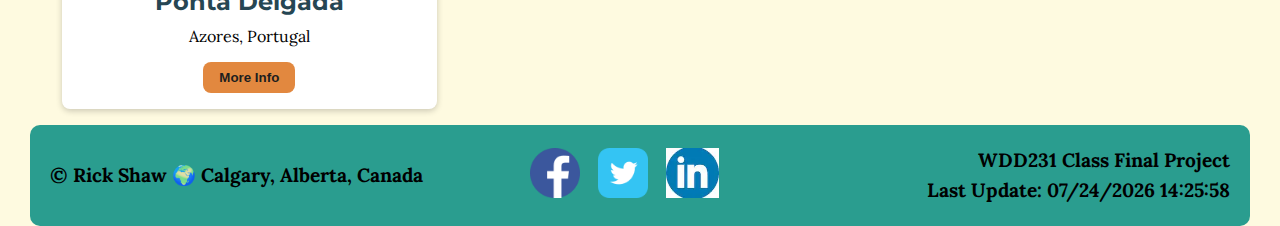
<file: travel-blog/cruise.html>
<!DOCTYPE html>
<html lang="en">

<head>
    <meta charset="UTF-8" />
    <meta name="viewport" content="width=device-width, initial-scale=1.0" />
    <title>Rickventures Cruises | Rick Shaw</title>
    <meta name="description"
        content="Discover memorable cruise destinations from Rick's travels. Includes ports, experiences, and recommendations." />
    <meta name="author" content="Rick Shaw" />
    <meta property="og:title" content="Rickventures Cruises | Rick Shaw" />
    <meta property="og:type" content="website" />
    <meta property="og:image" content="https://rickshaw68.github.io/wdd231/images/cruise.webp" />
    <meta property="og:url" content="https://rickshaw68.github.io/wdd231/travel-blog/cruise.html" />
    <link rel="icon" href="favicon.ico" />

    <link rel="stylesheet" href="styles/normalize.css" />
    <link rel="stylesheet" href="styles/small.css" />
    <link rel="stylesheet" href="styles/larger.css" />
    <link href="https://fonts.googleapis.com/css2?family=Lora&family=Montserrat:wght@500;700&display=swap"
        rel="stylesheet" />

    <script type="module" src="scripts/main.js"></script>
</head>

<body>
    <header>
        <div class="logo-title">
          <h1>🌍 Rickventures</h1>
          <button id="menu" aria-label="Menu button">☰</button>
        </div>
      </header>
      
      <nav id="animateme">
        <ul class="nav-links">
          <li><a href="index.html">Home</a></li>
          <li><a href="road.html">Road Trips</a></li>
          <li class="current-menu-item"><a href="#" aria-current="page">Cruises</a></li>
          <li><a href="form.html">Contact</a></li>
        </ul>
      </nav>        

    <main>
        <section class="page-intro">
            <h2>Favorite Cruise Ports & Experiences</h2>
            <p>From around the World, discover some of the most memorable cruise stops and stories from our sailing
                adventures.</p>
        </section>

        <section id="destinations" class="featured-destinations">
            <h2>Featured Cruises</h2>
            <div id="destination-cards" class="cards-container">
                <!-- cards go here -->
            </div>
        </section>
    </main>

    <footer>
        <p>&copy; Rick Shaw 🌍 Calgary, Alberta, Canada</p>
        <div class="social-media">
            <a href="https://www.facebook.com" target="_blank">
                <img src="images/facebook.webp" width="50" height="50" alt="Visit my Facebook page" />
            </a>
            <a href="https://www.twitter.com" target="_blank">
                <img src="images/twitter.webp" width="50" height="50" alt="Follow us on Twitter" />
            </a>
            <a href="https://www.linkedin.com" target="_blank">
                <img src="images/linkedin.webp" width="50" height="50" alt="Connect with us on LinkedIn" />
            </a>
        </div>
        <div class="author">
            <p>WDD231 Class Final Project</p>
            <p>Last Update: <span id="current-year"></span></p>
        </div>
    </footer>

    <div id="modal" class="modal" role="dialog" aria-modal="true" aria-labelledby="modal-title">
        <div class="modal-box">
          <button id="close-modal" aria-label="Close modal">✕</button>
          <div id="modal-content"></div>
        </div>
      </div>

</body>

</html>
</file>
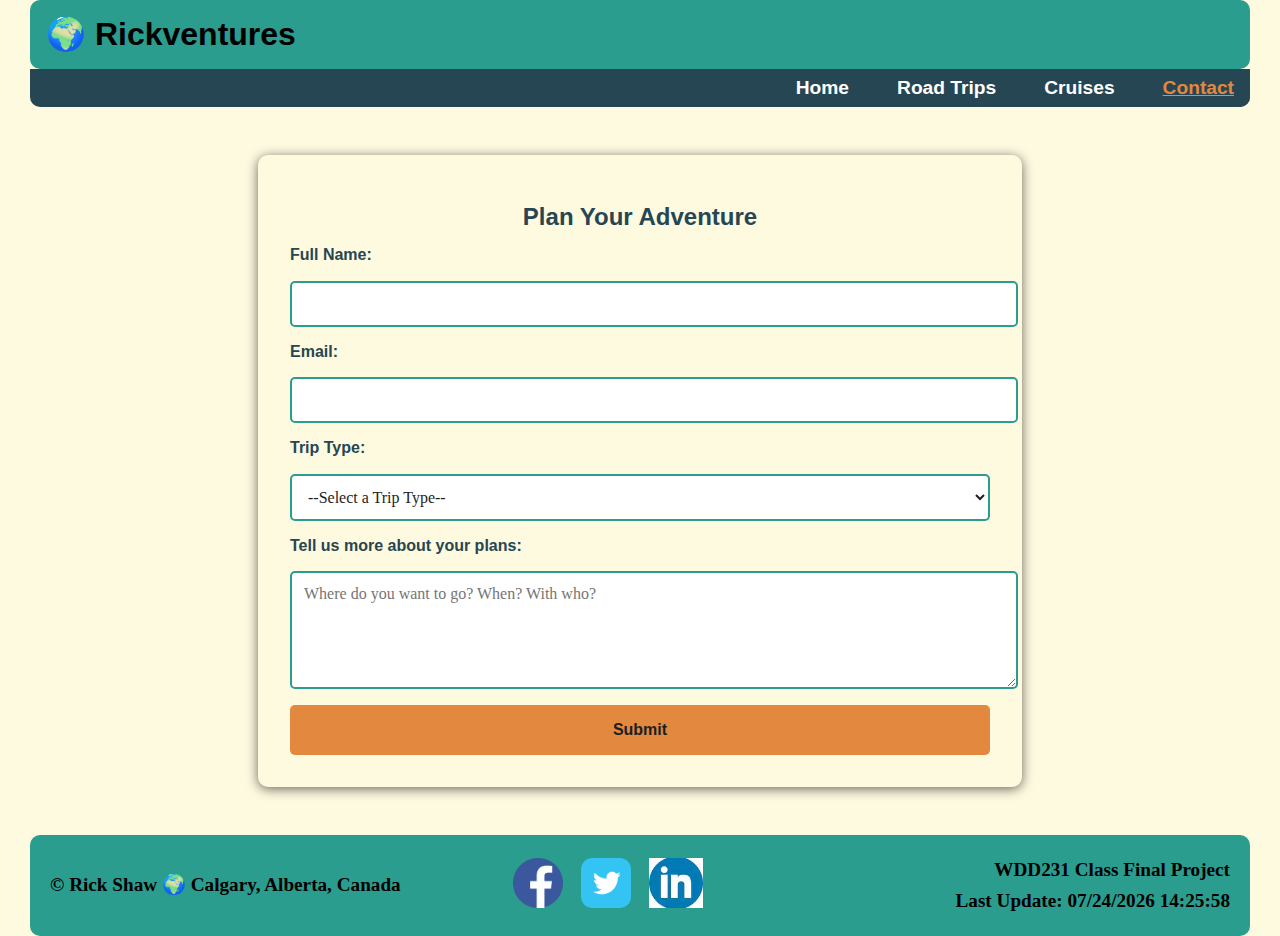
<file: travel-blog/form.html>
<!DOCTYPE html>
<html lang="en">

<head>
  <meta charset="UTF-8" />
  <meta name="viewport" content="width=device-width, initial-scale=1.0" />
  <title>Rickventures Travel Inquiry Form</title>
  <meta name="description" content="Submit a travel inquiry to Rickventures for your next adventure." />
  <meta name="author" content="Rick Shaw" />
  <link rel="stylesheet" href="styles/normalize.css" />
  <link rel="stylesheet" href="styles/small.css" />
  <link rel="stylesheet" href="styles/larger.css" />
  <link rel="icon" href="favicon.ico" />
  <script src="scripts/form.js" defer></script>
  <script type="module" src="scripts/main.js" defer></script>
</head>

<body>
  <header>
    <div class="logo-title">
      <h1>🌍 Rickventures</h1>
      <button id="menu" aria-label="Menu button">☰</button>
    </div>
  </header>

  <nav id="animateme">
    <ul class="nav-links">
      <li><a href="index.html">Home</a></li>
      <li><a href="road.html">Road Trips</a></li>
      <li><a href="cruise.html">Cruises</a></li>
      <li class="current-menu-item"><a href="#" aria-current="page">Contact</a></li>
    </ul>
  </nav>

  <main>
    <section class="form-section">
      <h2>Plan Your Adventure</h2>
      <form id="travel-form" action="thankyou.html" method="get">
        <label for="fullname">Full Name:</label>
        <input type="text" id="fullname" name="fullname" required />

        <label for="email">Email:</label>
        <input type="email" id="email" name="email" required />

        <label for="trip-type">Trip Type:</label>
        <select id="trip-type" name="tripType" required>
          <option value="">--Select a Trip Type--</option>
          <option value="road">Road Trip</option>
          <option value="cruise">Cruise</option>
          <option value="international">International</option>
        </select>

        <label for="details">Tell us more about your plans:</label>
        <textarea id="details" name="details" rows="5" placeholder="Where do you want to go? When? With who?"
          required></textarea>

        <button type="submit">Submit</button>
      </form>
    </section>
  </main>

  <footer>
    <p>&copy; Rick Shaw 🌍 Calgary, Alberta, Canada</p>
    <div class="social-media">
      <a href="https://www.facebook.com" target="_blank">
        <img src="images/facebook.webp" width="50" height="50" alt="Visit my Facebook page" />
      </a>
      <a href="https://www.twitter.com" target="_blank">
        <img src="images/twitter.webp" width="50" height="50" alt="Follow us on Twitter" />
      </a>
      <a href="https://www.linkedin.com" target="_blank">
        <img src="images/linkedin.webp" width="50" height="50" alt="Connect with us on LinkedIn" />
      </a>
    </div>
    <div class="author">
      <p>WDD231 Class Final Project</p>
      <p>Last Update: <span id="current-year"></span></p>
    </div>
  </footer>
</body>

</html>
</file>
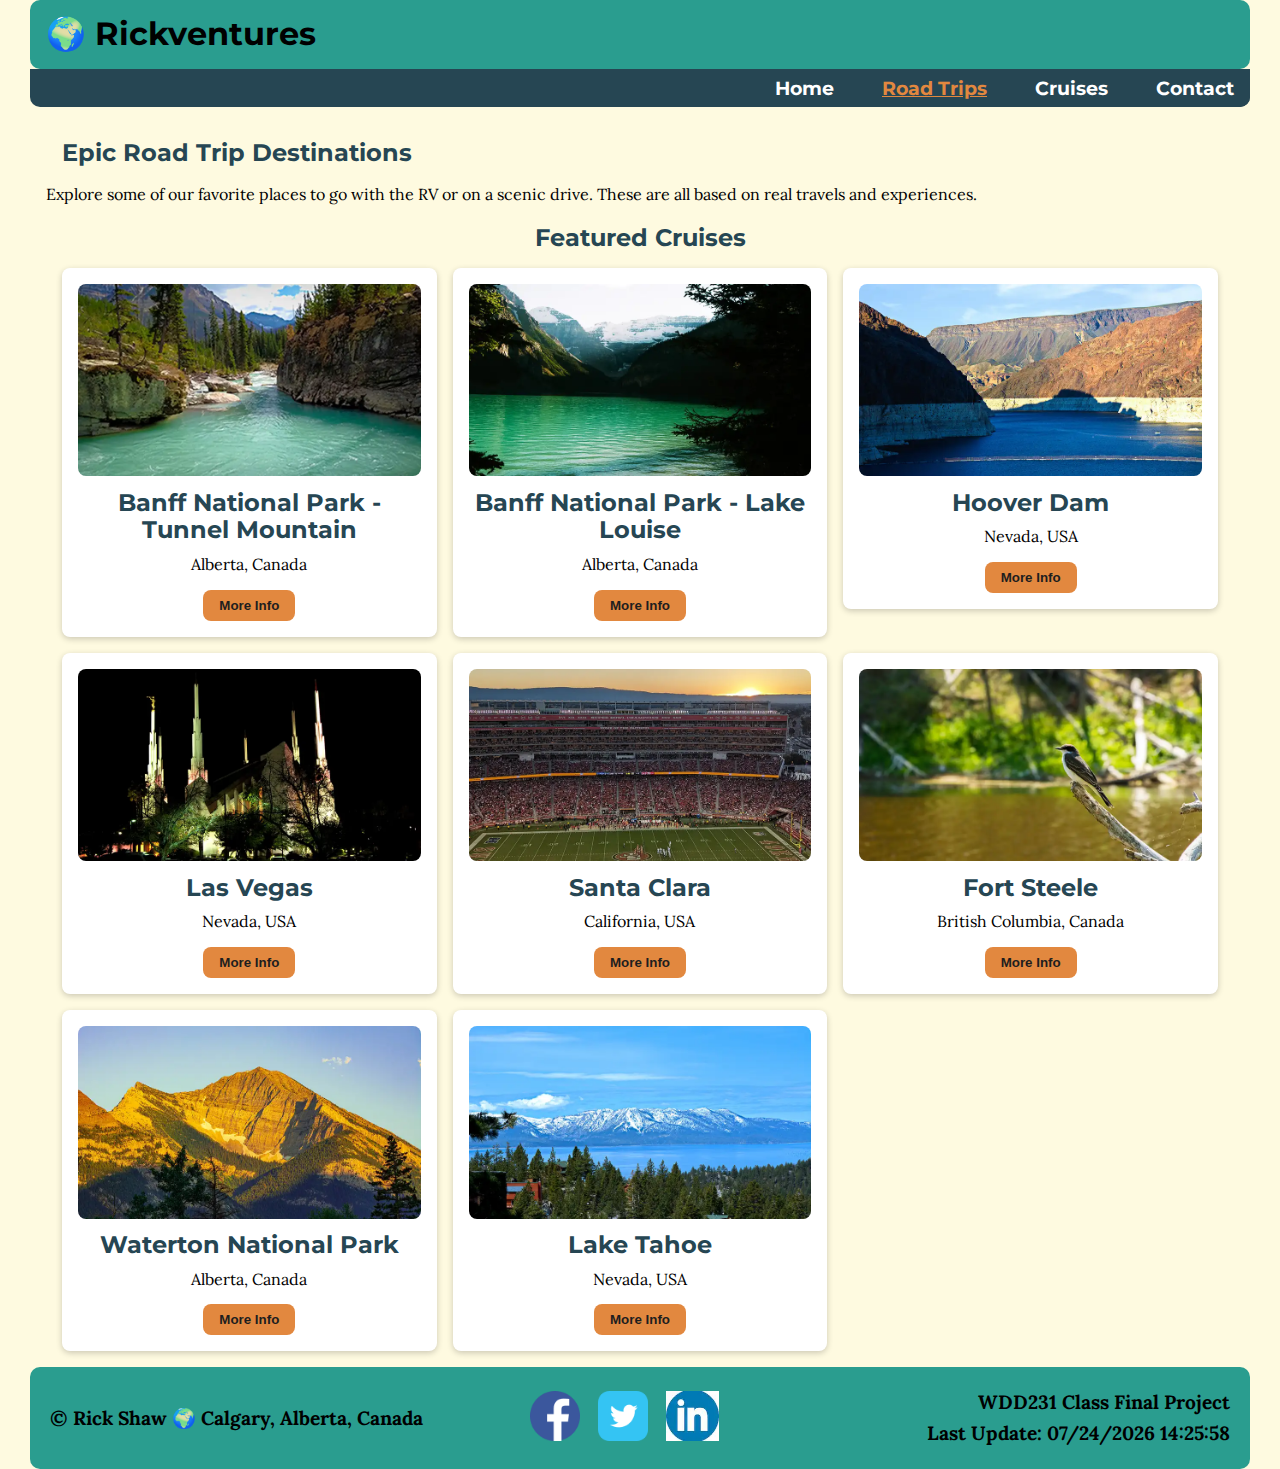
<file: travel-blog/road.html>
<!DOCTYPE html>
<html lang="en">

<head>
    <meta charset="UTF-8" />
    <meta name="viewport" content="width=device-width, initial-scale=1.0" />
    <title>Rickventures Road Trips | Rick Shaw</title>
    <meta name="description"
        content="Explore Rick's favorite road trip destinations across Canada and the USA. Includes photos, tips, and best times to visit." />
    <meta name="author" content="Rick Shaw" />
    <meta property="og:title" content="Rickventures Road Trips | Rick Shaw" />
    <meta property="og:type" content="website" />
    <meta property="og:image" content="https://rickshaw68.github.io/wdd231/images/banff.webp" />
    <meta property="og:url" content="https://rickshaw68.github.io/wdd231/travel-blog/road.html" />
    <link rel="icon" href="favicon.ico" />

    <link rel="stylesheet" href="styles/normalize.css" />
    <link rel="stylesheet" href="styles/small.css" />
    <link rel="stylesheet" href="styles/larger.css" />
    <link href="https://fonts.googleapis.com/css2?family=Lora&family=Montserrat:wght@500;700&display=swap"
        rel="stylesheet" />

    <script type="module" src="scripts/main.js"></script>
</head>

<body>
    <header>
        <div class="logo-title">
          <h1>🌍 Rickventures</h1>
          <button id="menu" aria-label="Menu button">☰</button>
        </div>
      </header>
      
      <nav id="animateme">
        <ul class="nav-links">
            <li><a href="index.html">Home</a></li>
          <li class="current-menu-item"><a href="#" aria-current="page">Road Trips</a></li>
          <li><a href="cruise.html">Cruises</a></li>
          <li><a href="form.html">Contact</a></li>
        </ul>
      </nav>     

    <main>
        <section class="page-intro">
            <h2>Epic Road Trip Destinations</h2>
            <p>Explore some of our favorite places to go with the RV or on a scenic drive. These are all based on real
                travels and experiences.</p>
        </section>

        <section id="destinations" class="featured-destinations">
            <h2>Featured Cruises</h2>
            <div id="destination-cards" class="cards-container">
                <!-- cards go here -->
            </div>
        </section>
    </main>

    <footer>
        <p>&copy; Rick Shaw 🌍 Calgary, Alberta, Canada</p>
        <div class="social-media">
            <a href="https://www.facebook.com" target="_blank">
                <img src="images/facebook.webp" width="50" height="50" alt="Visit my Facebook page" />
            </a>
            <a href="https://www.twitter.com" target="_blank">
                <img src="images/twitter.webp" width="50" height="50" alt="Follow us on Twitter" />
            </a>
            <a href="https://www.linkedin.com" target="_blank">
                <img src="images/linkedin.webp" width="50" height="50" alt="Connect with us on LinkedIn" />
            </a>
        </div>
        <div class="author">
            <p>WDD231 Class Final Project</p>
            <p>Last Update: <span id="current-year"></span></p>
        </div>
    </footer>

    <div id="modal" class="modal" role="dialog" aria-modal="true" aria-labelledby="modal-title">
        <div class="modal-box">
          <button id="close-modal" aria-label="Close modal">✕</button>
          <div id="modal-content"></div>
        </div>
      </div>

</body>

</html>
</file>
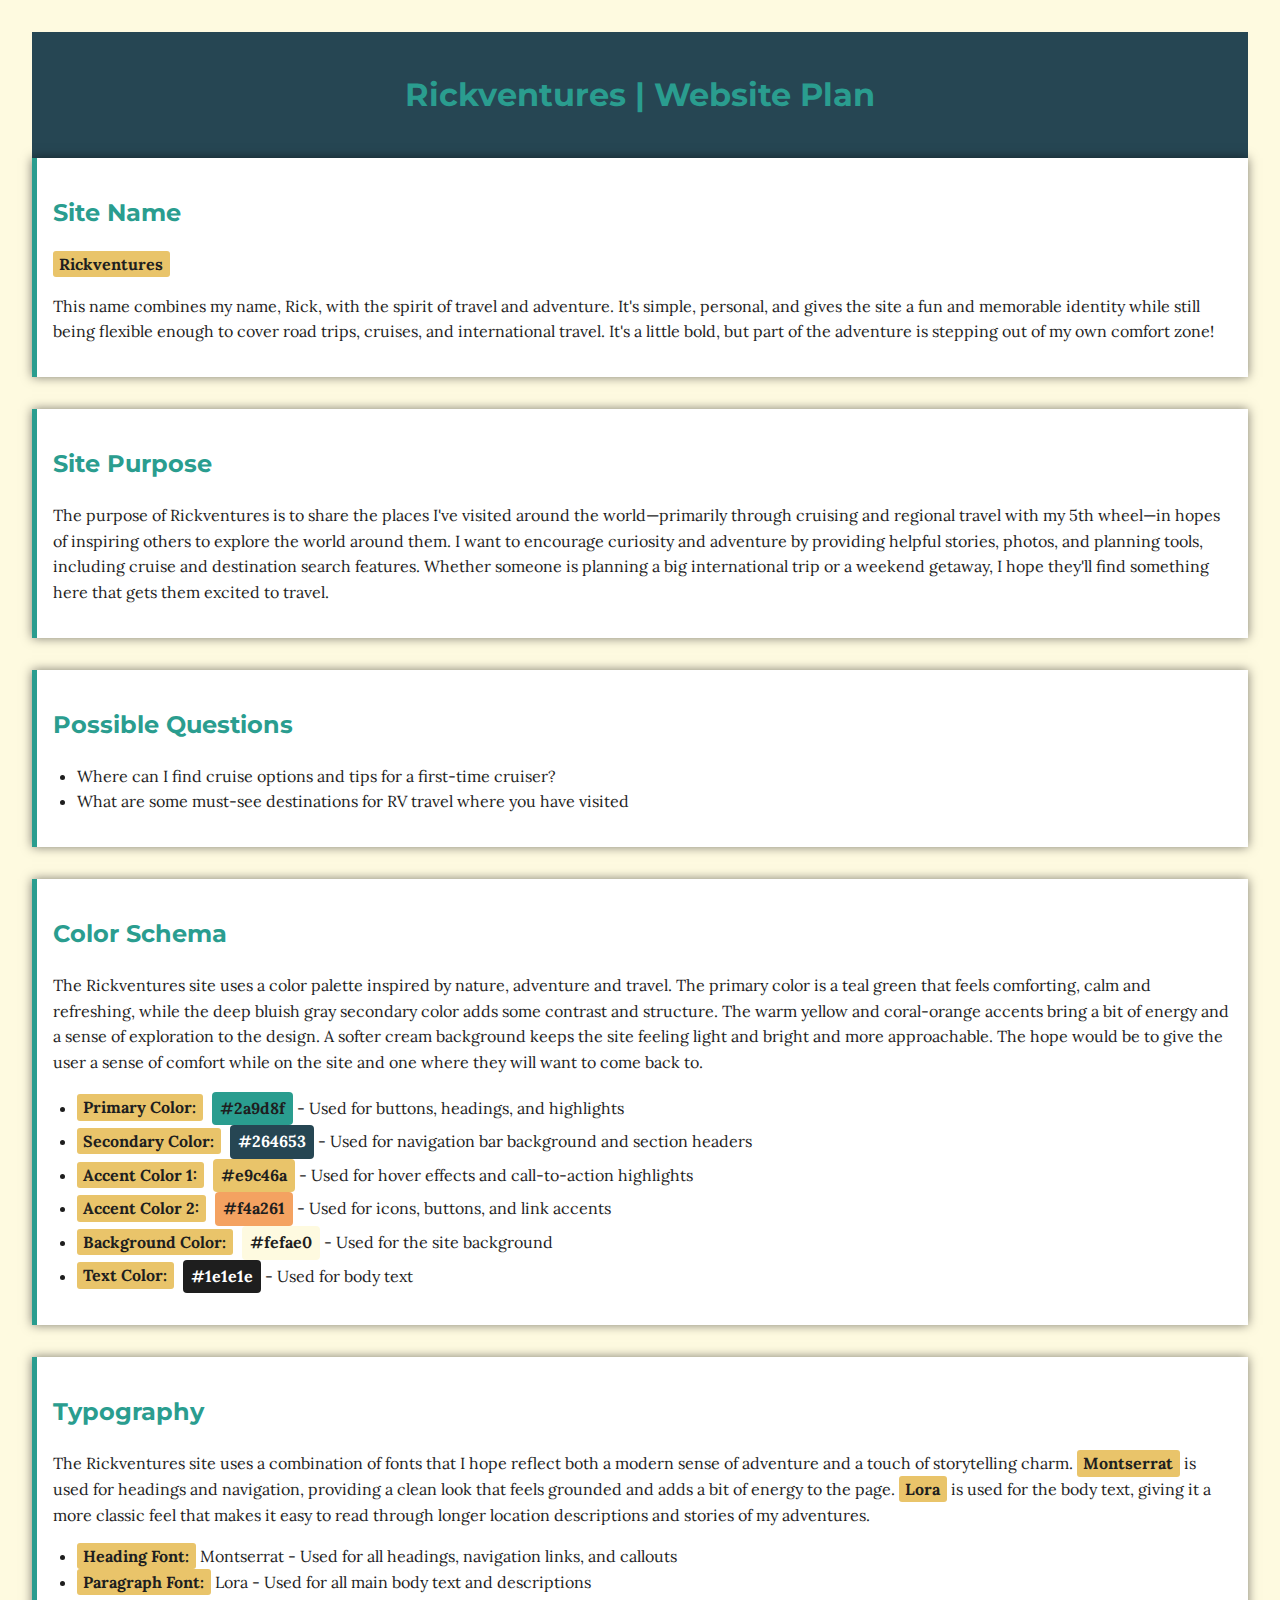
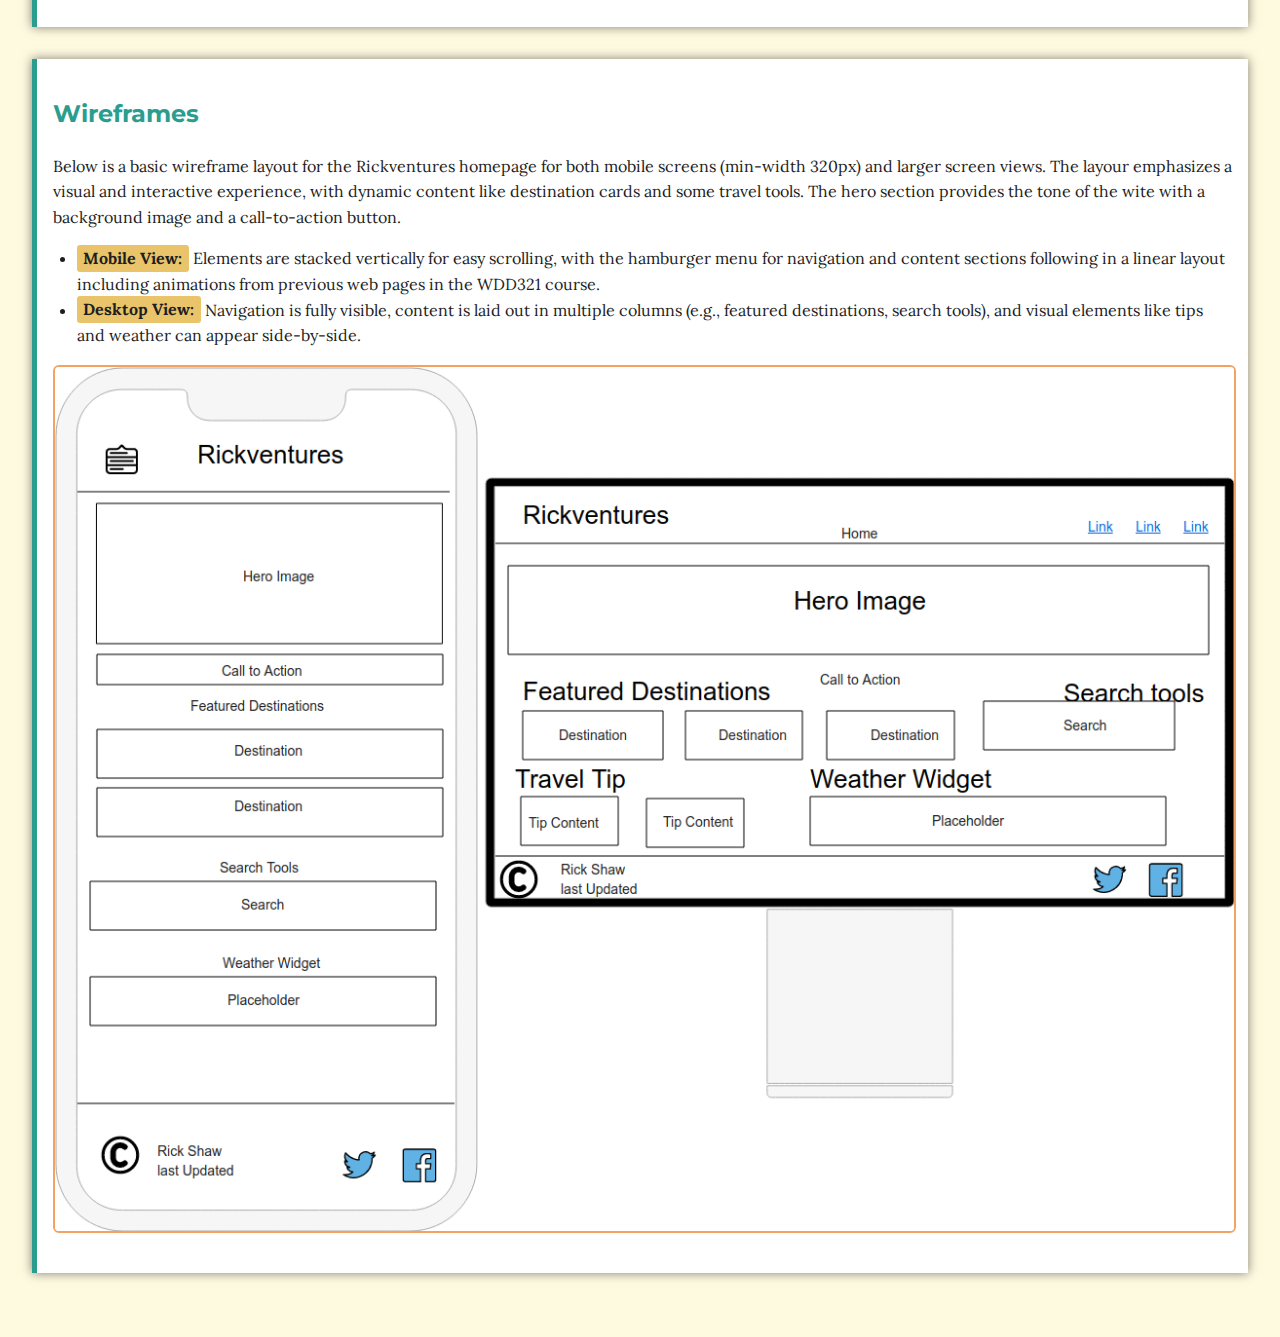
<file: travel-blog/site-plan.html>
<!DOCTYPE html>
<html lang="en">
<head>
    <meta charset="UTF-8">
    <meta name="viewport" content="width=device-width, initial-scale=1.0">
    <title>Rickventures | Site Plan</title>
  <link rel="stylesheet" href="styles/site-plan.css" />
</head>
<body>
    <header>
        <h1>Rickventures | Website Plan</h1>
    </header>

    <main>
        <section id="site-name">
            <h2>Site Name</h2>
            <p><strong>Rickventures</strong></p>
            <p>This name combines my name, Rick, with the spirit of travel and adventure.  It's simple, personal, and gives the site a fun and memorable identity while still being flexible enough to cover road trips, cruises, and international travel.  It's a little bold, but part of the adventure is stepping out of my own comfort zone!</p>
        </section>

        <section id="site-purpose">
            <h2>Site Purpose</h2>
            <p>The purpose of Rickventures is to share the places I've visited around the world—primarily through cruising and regional travel with my 5th wheel—in hopes of inspiring others to explore the world around them. I want to encourage curiosity and adventure by providing helpful stories, photos, and planning tools, including cruise and destination search features. Whether someone is planning a big international trip or a weekend getaway, I hope they'll find something here that gets them excited to travel.</p>
        </section>

        <section id="scenarios">
            <h2>Possible Questions</h2>
            <ul>
                <li>Where can I find cruise options and tips for a first-time cruiser?</li>
                <li>What are some must-see destinations for RV travel where you have visited</li>
            </ul>
        </section>

        <section id="color-schema">
            <h2>Color Schema</h2>
            <p>The Rickventures site uses a color palette inspired by nature, adventure and travel. The primary color is a teal green that feels comforting, calm and refreshing, while the deep bluish gray secondary color adds some contrast and structure. The warm yellow and coral-orange accents bring a bit of energy and a sense of exploration to the design. A softer cream background keeps the site feeling light and bright and more approachable. The hope would be to give the user a sense of comfort while on the site and one where they will want to come back to.</p>
            <ul>
                <li><strong>Primary Color:</strong> <span class="swatch" style="background-color: #2a9d8f;">#2a9d8f</span> - Used for buttons, headings, and highlights</li>
                <li><strong>Secondary Color:</strong> <span class="swatch" style="background-color: #264653; color: #ffffff;">#264653</span> - Used for navigation bar background and section headers</li>
                <li><strong>Accent Color 1:</strong> <span class="swatch" style="background-color: #e9c46a;">#e9c46a</span> - Used for hover effects and call-to-action highlights</li>
                <li><strong>Accent Color 2:</strong> <span class="swatch" style="background-color: #f4a261;">#f4a261</span> - Used for icons, buttons, and link accents</li>
                <li><strong>Background Color:</strong> <span class="swatch" style="background-color: #fefae0;">#fefae0</span> - Used for the site background</li>
                <li><strong>Text Color:</strong> <span class="swatch" style="background-color: #1e1e1e; color: #ffffff;">#1e1e1e</span> - Used for body text</li>
            </ul>
        </section>        

        <section id="typography">
            <h2>Typography</h2>
            <p>The Rickventures site uses a combination of fonts that I hope reflect both a modern sense of adventure and a touch of storytelling charm. <strong>Montserrat</strong> is used for headings and navigation, providing a clean look that feels grounded and adds a bit of energy to the page. <strong>Lora</strong> is used for the body text, giving it a more classic feel that makes it easy to read through longer location descriptions and stories of my adventures.</p>
            <ul>
                <li><strong>Heading Font:</strong> Montserrat - Used for all headings, navigation links, and callouts</li>
                <li><strong>Paragraph Font:</strong> Lora - Used for all main body text and descriptions</li>
            </ul>
        </section>

        <section id="wireframes">
            <h2>Wireframes</h2>
            <p>Below is a basic wireframe layout for the Rickventures homepage for both mobile screens (min-width 320px) and larger screen views.  The layour emphasizes a visual and interactive experience, with dynamic content like destination cards and some travel tools.  The hero section provides the tone of the wite with a background image and a call-to-action button.</p>
            <ul>
                <li><strong>Mobile View:</strong> Elements are stacked vertically for easy scrolling, with the hamburger menu for navigation and content sections following in a linear layout including animations from previous web pages in the WDD321 course.</li>
                <li><strong>Desktop View:</strong> Navigation is fully visible, content is laid out in multiple columns (e.g., featured destinations, search tools), and visual elements like tips and weather can appear side-by-side.</li>
            </ul>
            <p><img src="images/Rickventures-wireframe.png" alt="Rickventures wireframe showing mobile and desktop layouts"></p>
        </section>

    </main>
    
</body>
</html>
</file>
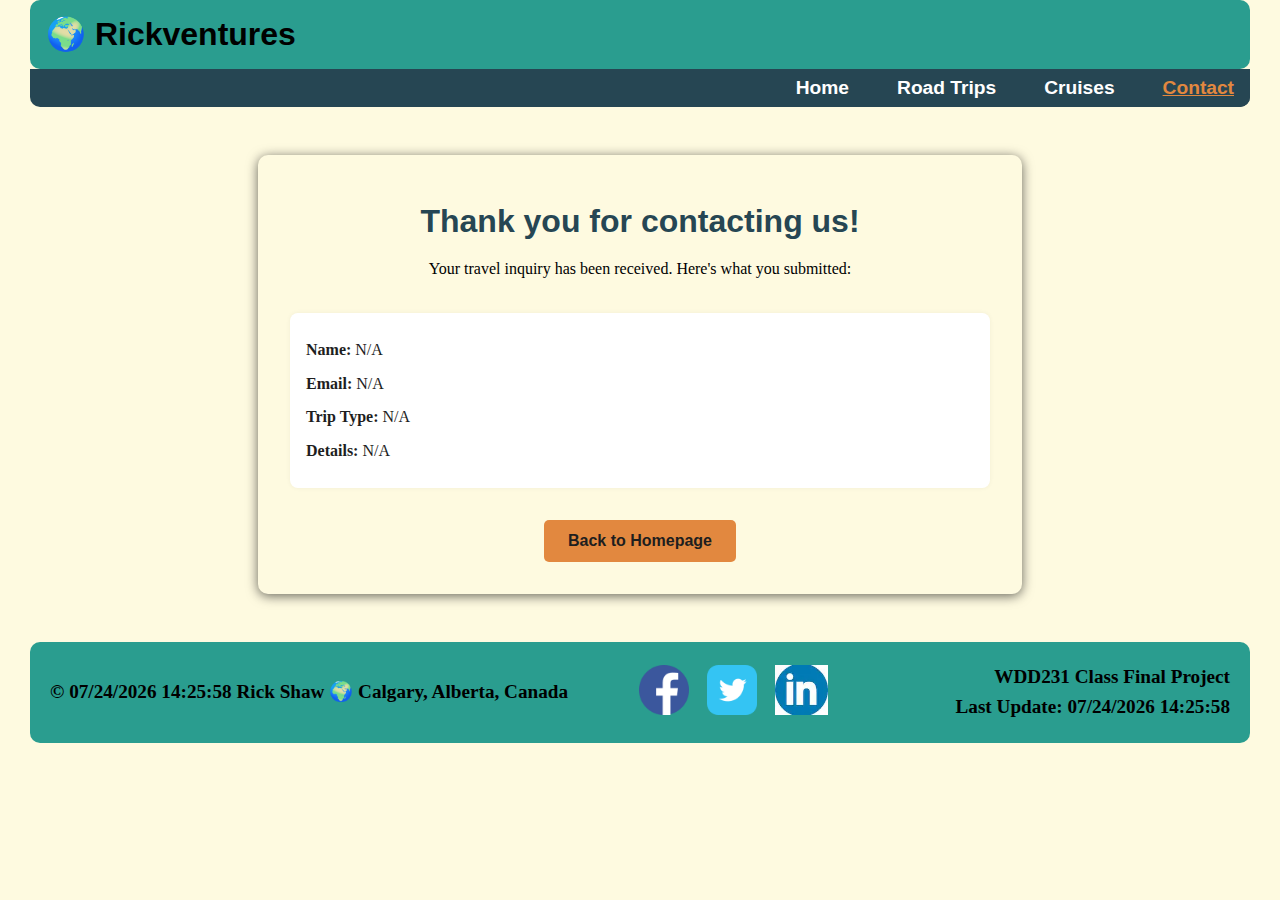
<file: travel-blog/thankyou.html>
<!DOCTYPE html>
<html lang="en">

<head>
    <meta charset="UTF-8" />
    <meta name="viewport" content="width=device-width, initial-scale=1.0" />
    <title>Thank You | Rickventures</title>
    <meta name="description" content="Thank you for submitting your travel inquiry to Rickventures." />
    <meta name="author" content="Rick Shaw" />
    <link rel="stylesheet" href="styles/normalize.css" />
    <link rel="stylesheet" href="styles/small.css" />
    <link rel="stylesheet" href="styles/larger.css" />
    <link rel="icon" href="favicon.ico" />
    <!--Loads the thankyou script that pulls from localStorage -->
    <script src="scripts/thankyou.js" defer></script>
    <script type="module" src="scripts/main.js" defer></script>
</head>

<body>
    <header>
        <div class="logo-title">
            <h1>🌍 Rickventures</h1>
            <button id="menu" aria-label="Menu button">☰</button>
        </div>
    </header>

    <nav id="animateme">
        <ul class="nav-links">
            <li><a href="index.html">Home</a></li>
            <li><a href="road.html">Road Trips</a></li>
            <li><a href="cruise.html">Cruises</a></li>
            <li class="current-menu-item"><a href="#" aria-current="page">Contact</a></li>
        </ul>
    </nav>

    <main>
        <section class="thankyou-container">
            <h2>Thank you for contacting us!</h2>
            <p>Your travel inquiry has been received. Here's what you submitted:</p>

            <!-- thank you -->
            <div class="confirmation-details">
                <p><strong>Name:</strong> <span id="display-name">...</span></p>
                <p><strong>Email:</strong> <span id="display-email">...</span></p>
                <p><strong>Trip Type:</strong> <span id="display-trip">...</span></p>
                <p><strong>Details:</strong> <span id="display-details">...</span></p>
            </div>

            <a href="index.html">
                <button class="back-home">Back to Homepage</button>
            </a>
        </section>
    </main>

    <footer>
        <p>&copy; <span id="current-year"></span> Rick Shaw 🌍 Calgary, Alberta, Canada</p>
        <div class="social-media">
            <a href="https://www.facebook.com" target="_blank">
                <img src="images/facebook.webp" width="50" height="50" alt="Visit my Facebook page" />
            </a>
            <a href="https://www.twitter.com" target="_blank">
                <img src="images/twitter.webp" width="50" height="50" alt="Follow us on Twitter" />
            </a>
            <a href="https://www.linkedin.com" target="_blank">
                <img src="images/linkedin.webp" width="50" height="50" alt="Connect with us on LinkedIn" />
            </a>
        </div>
        <div class="author">
            <p>WDD231 Class Final Project</p>
            <p>Last Update: <span id="last-updated" aria-live="polite"></span></p>
        </div>
    </footer>
</body>

</html>
</file>
<file: styles/small.css>
/* Root Variables */
:root {
    --primary-color: #004466;
    --secondary-color: #0077b6;
    --accent1-color: #e63946;
    --accent2-color: #f4a261;
    --background-color: #dfeaf5;
    --text-color: #333333;
    --heading-font: 'Roboto', sans-serif;
    --paragraph-font: Arial, sans-serif;
    --nav-background-color: #005f73;
    --nav-link-color: #ffffff;
    --nav-hover-link-color: #ffb703;
    --nav-hover-background-color: #023047;
}


body {
    font-family: 'roboto', Arial, Helvetica, sans-serif;
    background-color: var(--background-color);
    color: #333;
    text-align: center;
    max-width: 1200px;
    margin: 0 auto;
    padding: 0 20px;
}

header {
    background-color: var(--primary-color);
    color: white;
    padding: 10px;
    text-align: center;
    display: flex;
    align-items: center;
    justify-content: space-between;
    position: relative;
}

.header-content {
    display: flex;
    align-items: center;
    justify-content: center;
    gap: 30px;
}

.name {
    font-size: 2.5rem;
    font-weight: bold;
    margin-left: 10px;
}

#course-work {
    padding: 10px;
}

#courses {
    display: grid;
    grid-template-columns: repeat(auto-fit, minmax(150px, 1fr));
    gap: 10px;
    justify-content: center;
}

.course-item {
    display: flex;
    justify-content: center;
    align-items: center;
    padding: 15px;
    background-color: #654321;
    color: white;
    border: none;
    border-radius: 5px;
    font-weight: bold;
    text-align: center;
    cursor: pointer;
    transition: opacity 0.3s ease-in-out;
}


.filter-container {
    display: flex;
    justify-content: center;
    gap: 10px;
    margin-bottom: 10px;
}

.filter-btn {
    padding: 5px 15px;
    background-color: black;
    color: white;
    border: none;
    border-radius: 5px;
    cursor: pointer;
}

.filter-btn:hover {
    background-color: darkgray;
}

nav ul {
    display: flex;
    flex-direction: column;
    gap: 5px;
}

nav ul li {
    padding: 10px;
    background: navy;
    color: white;
    border-radius: 5px;
}

#menu-button {
    display: block;
    font-size: 1.8rem;
    background: none;
    border: none;
    color: var(--accent2-color);
    cursor: pointer;
    padding: 10px;
    position: absolute;
    top: 15px;
    right: 15px;
    z-index: 1100;
    transition: color 0.3s ease-in-out;
    text-align: center;
    width: 50px;
}

#menu-button::before {
    content: "";
}

#menu-button.open::before {
    content: "❌";
    font-size: 1.5rem;
}

#menu-button:hover {
    color: var(--accent1-color);
}

#nav-menu {
    display: none;
    flex-direction: column;
    width: 275px;
    position: absolute;
    top: 60px;
    left: 50%;
    padding: 10px 0;
    z-index: 1000;
    border-radius: 5px;
    box-shadow: 0px 4px 6px rgba(0, 0, 0, 0.1);
}

#nav-menu.show {
    display: flex;
    top: 70px;
}

#nav-menu li {
    width: 95%;
    padding: 5px;
    text-align: center;
}

#nav-menu a {
    display: block;
    width: 90%;
    padding: 12px;
    text-decoration: none;
    color: white;
    font-size: 1.2rem;
    background: var(--nav-background-color);
    border-bottom: 1px solid var(--secondary-color);
}

#nav-menu a:hover {
    background: var(--nav-hover-background-color);
}

#home-section {
    padding: 20px;
    text-align: center;
}

.home-content {
    display: flex;
    flex-direction: column;
    gap: 20px;
}

.box {
    background: white;
    padding: 15px;
    border-radius: 10px;
    box-shadow: 2px 2px 10px rgba(0, 0, 0, 0.1);
}

h2 {
    background: #004466;
    color: white;
    padding: 10px;
    border-radius: 5px;
    text-align: center;
}

#course-text {
    width: 100%;
    height: 275px;
    border: 1px solid #ccc;
    border-radius: 5px;
    padding: 10px;
    box-sizing: border-box;
    font-size: 1rem;
}

#certificate-section {
    background: white;
    padding: 20px;
    border-radius: 10px;
    box-shadow: 2px 2px 10px rgba(0, 0, 0, 0.1);
    text-align: center;
}

h2 {
    background: #004466;
    color: white;
    padding: 10px;
    border-radius: 5px;
    text-align: center;
}

.filter-container {
    display: flex;
    justify-content: center;
    gap: 10px;
    padding-top: 1rem;
    margin-bottom: 15px;
}

.filter-btn {
    padding: 10px 15px;
    min-width: 120px;
    background-color: black;
    color: white;
    border: none;
    border-radius: 5px;
    cursor: pointer;
    font-weight: bold;
}

.filter-btn:hover {
    background-color: darkgray;
}

#certificate-section {
    text-align: center;
    padding: 20px;
}

#courses {
    display: block;
    margin-top: 5px;
    justify-content: center;
    padding: 20px;
}

.course-item {
    margin-bottom: 10px;
    padding: 10px 20px;
    background-color: #654321;
    color: white;
    border: none;
    border-radius: 5px;
    font-weight: bold;
    text-align: center;
    cursor: pointer;
    display: flex;
    justify-content: center;
    align-items: center;
    transition: opacity 0.3s ease-in-out;
}

.filter-btn.active {
    background-color: #ffb703;
    color: black;
    border: 2px solid black;
}

.completed {
    background-color: #006400;
    color: white;
    border: 2px solid #004d00;
    padding: 10px;
    border-radius: 5px;
    text-align: center;
}

.not-completed {
    background-color: #8B0000;
    color: white;
    border: 2px solid #600000;
    padding: 10px;
    border-radius: 5px;
    text-align: center;
}

.completed:hover {
    background-color: #023313;
    border: 2px solid #011207;
}

.not-completed:hover {
    background-color: #5a0404;
    border: 2px solid #2f0101;
}

#total-credits {
    font-size: 1.2rem;
    font-weight: bold;
    margin-top: 15px;
    color: #004466;
}

.course-modal {
    position: fixed;
    top: 0;
    left: 0;
    width: 100%;
    height: 100%;
    background: rgba(0, 0, 0, 0.6);
    display: flex;
    justify-content: center;
    align-items: center;
    z-index: 2000;
    animation: fadeIn 0.3s ease-in-out;
}

@keyframes fadeIn {
    from {
        opacity: 0;
    }

    to {
        opacity: 1;
    }
}

@keyframes fadeOut {
    from {
        opacity: 1;
    }

    to {
        opacity: 0;
    }
}

#course-details {
    border: none;
    border-radius: 8px;
    max-width: 500px;
    width: 90%;
    padding: 0;
    background: white;
    box-shadow: 0 2px 10px rgba(0, 0, 0, 0.3);
}

#course-details.fade-in {
    animation: fadeIn 0.5s ease-in-out;
}

#course-details::backdrop {
    background: rgba(0, 0, 0, 0.6);
}

.modal-content {
    padding: 30px;
    position: relative;
    text-align: left;
}

.close-button {
    position: absolute;
    top: 0;
    right: 0;
    font-size: 2.5rem;
    cursor: pointer;
    color: black;
    font-weight: bold;
    background: transparent;
    border: none;
    outline: none;
}

.close-button:hover {
    color: red;
}


footer {
    background-color: var(--primary-color);
    color: white;
    text-align: center;
    padding: 20px;
    margin-top: 20px;
    font-size: 1rem;
    box-shadow: 0 -2px 6px rgba(0, 0, 0, 0.1);
}
</file>
<file: styles/larger.css>
@media screen and (min-width: 768px) {
    header {
        background-color: #004466;
        color: white;
        text-align: center;
        padding: 20px;
        display: flex;
        flex-direction: column;
        align-items: center;
    }

    .header-content {
        display: flex;
        align-items: flex-start;
        justify-content: center;
        max-width: 90%;
        gap: 30px;
    }


    .profile-pic {
        width: 120px;
        height: 120px;
        border-radius: 50%;
        padding-bottom: 2rem;
    }

    .name {
        font-size: 3rem;
        font-weight: bold;
    }

    nav {
        width: 100%;
        background-color: black;
        padding: 10px 0;
        display: flex;
        justify-content: center;
    }

    nav ul {
        display: flex;
        flex-direction: row;
        justify-content: center;
        gap: 60px;
        padding: 0;
        margin: 0;
        list-style: none;
    }

    nav ul li {
        display: inline-block;
        padding: 10px 15px;
        background-color: black;
    }

    nav ul li a {
        color: white;
        text-decoration: none;
        font-weight: bold;
    }

    nav ul li a:hover {
        color: #ffb703;
    }

    #courses {
        display: grid;
        grid-template-columns: repeat(auto-fit, minmax(150px, 1fr));
        gap: 15px;
        justify-content: center;
    }

    #menu-button {
        display: none;
    }

    #nav-menu {
        display: flex;
        flex-direction: row;
        justify-content: center;
        position: static;
        background: none;
        width: 80%;
    }

    #nav-menu li {
        padding: 10px;
    }

    #nav-menu a {
        background: none;
        border: none;
        color: white;
        text-decoration: none;
        font-weight: bold;
        padding: 10px 15px;
        transition: color 0.3s ease-in-out, background 0.3s ease-in-out;
    }

    #nav-menu a:hover {
        color: #ffb703;
        background: rgba(255, 255, 255, 0.2);
        border-radius: 5px;
    }

    .home-content {
        display: flex;
        flex-direction: row;
        justify-content: space-between;
        gap: 30px;
        align-items: flex-start;
    }

    .box {
        flex: 1;
        text-align: center;
        width: 96%;
        border-radius: 10px;
        box-shadow: 2px 2px 10px rgba(0, 0, 0, 0.1);
    }

    .image-container img {
        width: 100%;
        max-width: 400px;
        border-radius: 10px;
        box-shadow: 2px 2px 10px rgba(0, 0, 0, 0.1);
    }

    .filter-container {
        gap: 20px;
        padding-top: 1rem;

    }

    #course-work-section {
        flex: 2;
    }

    #course-work-section {
        flex: 2;
    }

    #courses {
        display: grid;
        grid-template-columns: repeat(3, 1fr);
        gap: 15px;
    }

    .course-item {
        font-size: 1.1rem;
        padding: 15px;
    }

    .completed,
    .not-completed {
        font-size: 1.1rem;
        padding: 15px;
    }

    #total-credits {
        font-size: 1.5rem;
        text-align: center;
        margin-top: 20px;
    }

    footer {
        padding: 30px;
        font-size: 1.2rem;
    }
}
</file>
<file: chamber/styles/small.css>
:root {
    --primary-color: #004466;
    --secondary-color: #0077b6;
    --accent1-color: #b51522;
    --accent2-color: #f4a261;
    --background-color: #dfeaf5;
    --text-color: #ffffff;
    --text-color2: rgb(5, 5, 79);
    --heading-font: 'Roboto', sans-serif;
    --paragraph-font: Arial, sans-serif;
    --nav-background-color: #80b1ba;
    --nav-link-color: #ffffff;
    --nav-hover-link-color: #ffb703;
    /*--nav-hover-background-color: transparent;*/
}

body {
    font-family: var(--heading-font);
    background-color: var(--background-color);
    margin: 0;
    padding: 0;
    max-width: 1220px;
    margin: 0 auto;
}


header {
    display: flex;
    align-items: center;
    justify-content: space-between;
    padding: 0.5rem 1rem;
    background-color: var(--primary-color);
    border-radius: 10px;
    color: var(--text-color);
}

header img {
    height: 60px;
    width: auto;
    margin-right: 10px;
    border-radius: 5px;
}

header span {
    font-size: 1.25rem;
    font-weight: bold;
    flex: 1;
    padding-left: 10px;
    color: var(--text-color);
}


h1,
p {
    color: var(--text-color2);
    text-align: center;
}

h1 {
    font-size: 3rem;
}

/* Navigation Menu */
nav {
    background-color: var(--nav-background-color);
    border-radius: 10px;
}

#hamburger-menu::before {
    content: "☰";
}

#hamburger-menu {
    font-size: 1.5rem;
    background: none;
    border: none;
    color: var(--text-color);
    cursor: pointer;
}

ul.menuLinks li a {
    display: block;
    padding: .75rem 2vw;
    color: var(--text-color2);
    text-decoration: none;
    font-family: 'Roboto', sans-serif;
}

li.current-menu-item a {
    background-color: rgba(0, 0, 0, 0.2);
}

ul.menuLinks {

    list-style-type: none;
}


/* CSS for open menu class */
#hamburger-menu.open::before {
    content: "❌";
}

nav {
    display: grid;
    grid-template-rows: 0fr;
    transition: grid-template-rows 0.5s ease-out;
}

nav ul {
    overflow: hidden;
}

nav.open {
    grid-template-rows: 1fr;
}

/* Hero Section */

.hero {
    position: relative;
    text-align: center;
}

.hero img {
    padding-top: 5px;
    border-radius: 10px;
}

.hero-text {
    position: absolute;
    bottom: 10px;
    left: 50%;
    transform: translatex(-50%);
    color: white;
    background: rgba(0, 0, 0, 0.6);
    padding: 15px;
    border-radius: 8px;
    text-align: center;
    width: 80%;
    max-width: 500px;
}

.hero-text h2 {
    font-size: 1.5rem;
    margin-bottom: 10px;
}

.hero-text p {
    font-size: 1rem;
    margin-bottom: 10px;
    color: #f8f8f8;
}

.cta-button {
    display: inline-block;
    background-color: var(--accent1-color);
    color: white;
    padding: 8px 15px;
    font-size: 1rem;
    text-decoration: none;
    border-radius: 5px;
    transition: background-color 0.3s ease-in-out;
}

.cta-button:hover {
    background-color: #d61f2a;
}

/* Home page info boxes */

.info-boxes {
    display: grid;
    grid-template-columns: 1fr;
    gap: 0px;
    margin: 20px auto;
    text-align: center;
    max-width: 1200px;
    padding: 20px;
    border-radius: 10px;
    box-shadow: 6px 6px 20px rgba(0, 0, 0, 0.4);
}


.current-events,
.weather,
.forecast {
    background-color: var(--background-color);
    display: flex;
    flex-direction: column;
    justify-content: flex-start;
    align-items: center;
    padding: 20px;
    border-radius: 8px;
    min-height: 250px;
    position: relative;
    box-shadow: 2px 2px 10px rgba(0, 0, 0, 0.3);
}

.current-events {
    margin: 10px;
}

.current-events h2,
.weather h2,
.forecast h2 {
    position: absolute;
    top: 15px;
    margin-bottom: 10px;
    font-size: 1.5rem;
    color: var(--text-color2);
}

.current-events h3 {
    color: var(--text-color2);
    margin-bottom: 10px;
    font-weight: bolder;
    margin-top: 30px;
}

.weather {
    display: flex;
    flex-direction: column;
    align-items: center;
    justify-content: center;
    text-align: center;
    margin: 10px;
}

.weather img {
    width: 80px;
    height: auto;
    margin-bottom: 10px;
}

.weather p,
.current-events p {
    font-size: 1.4rem;
    color: var(--text-color2);
    margin-top: 5px;
}

.weather strong {
    font-size: 1.4rem;
    color: var(--accent1-color);
}

.forecast {
    display: flex;
    flex-direction: column;
    align-items: center;
    justify-content: flex-start;
    text-align: center;
    margin: 10px;
}

.forecast-day {
    max-width: 90%;
    width: 100%;
    padding: 15px;
    margin: 30px auto;
    text-align: center;
    border-radius: 8px;
    box-shadow: 3px 3px 12px rgba(0, 0, 0, 0.3);
}

.forecast-day h3 {
    font-size: 1.4rem;
    margin-bottom: 50px;
    color: var(--text-color2);
}

.forecast-day img {
    width: 60px;
    height: auto;
    margin-bottom: 10px;
}

.forecast-day p {
    font-size: 1.4rem;
    color: var(--text-color2);
    margin-top: 5px;
}

.forecast-day strong {
    font-size: 1.4rem;
    color: var(--accent1-color);
}

.forecast p {
    font-size: 1.4rem;
    color: var(--text-color2);
    margin-top: 10px;
}

/* Add Spotlight Cards */

.spotlight {
    display: flex;
    flex-direction: column;
    align-items: center;
    gap: 20px;
    margin: 30px auto;
    text-align: center;
    padding: 20px;
    background-color: var(--background-color);
    border-radius: 10px;
    box-shadow: 4px 4px 15px rgba(0, 0, 0, 0.3);
}

.spotlight-card {
    flex: 1 0 300px;
    max-width: 300px;
    height: 150px;
    background: white;
    padding: 20px;
    border-radius: 8px;
    box-shadow: 2px 2px 10px rgba(0, 0, 0, 0.2);
    max-width: 300px;
    text-align: center;
}

.spotlight-logo {
    width: 80px;
    height: auto;
    margin-bottom: 10px;
}

.spotlight a {
    display: block;
    text-decoration: none;
    font-weight: bold;
    color: var(--primary-color);
    margin-top: 10px;
}

.spotlight a:hover {
    text-decoration: underline;
}

/* Add Directory Page Cards */

#cards {
    display: grid;
    min-height: 500px;
    grid-template-columns: repeat(auto-fit, minmax(300px, 1fr));
    gap: 20px;
    width: 100%;
    max-width: 1200px;
}

#cards:empty {
    display: none;
}

.member {
    background-color: #bed;
    border-radius: 10px;
    padding: 15px;
    box-shadow: 2px 2px 10px rgba(0, 0, 0, 0.1);
    text-align: left;
    color: var(--text-color2);
    min-height: 250px;
    display: flex;
    flex-direction: column;
    align-items: center;
    justify-content: space-between;
}

.member img {
    width: 100px !important;
    height: 100px !important;
    max-width: 100px;
    object-fit: contain;
    height: auto;
    display: block;
    margin: 0 auto 10px auto;
}

#grid {
    background-image: url("../images/grid.webp");
}

#list {
    background-image: url("../images/list.webp");
}

.menu {
    display: flex;
    justify-content: center;
    align-items: center;
    gap: 10px;
    margin: 20px auto;
    width: fit-content;
}

#grid,
#list {
    width: 50px;
    height: 50px;
    background-size: contain;
    background-repeat: no-repeat;
    background-position: center;
    border: none;
    cursor: pointer;
    text-indent: -9999px;
}

.grid {
    display: grid;
    grid-template-columns: repeat(auto-fit, minmax(200px, 1fr));
    grid-gap: 5px;
    align-items: center;
}

.grid-view,
.list-view {
    min-height: 400px;
}

.grid-view {
    display: grid;
    grid-template-columns: repeat(auto-fit, minmax(300px, 1fr));
    gap: 20px;
    padding: 20px;
}

.list-view {
    display: flex !important;
    flex-direction: column;
    width: 100%;
    max-width: 1200px;
    margin: 0 auto;
}

.list-view#cards {
    gap: 0;
}

.list-view .member {
    display: grid;
    grid-template-columns: 2fr 2fr 1fr 1fr;
    align-items: center;
    padding: 12px 10px;
    margin: 0;
    border: none;
    background-color: transparent;
    box-shadow: none;
    border-radius: 0;
    height: auto;
    min-height: unset;
    max-height: unset;
}

.list-view .member:nth-child(even) {
    background-color: #bed;
}

.list-view .member:nth-child(odd) {
    background-color: #f8f8f8;
}

.list-view .member img {
    display: none;
}

.list-view .member h2,
.list-view .member p,
.list-view .member a {
    margin: 0;
    text-align: left;
    font-size: 0.85rem;
    line-height: 1.2;
    color: var(--text-color2);
}

.list-view .member a {
    text-decoration: none;
    color: navy;
}

.list-view .member a:hover {
    text-decoration: underline;
}

.grid-view {
    display: grid;
    grid-template-columns: repeat(auto-fit, minmax(300px, 1fr));
    gap: 20px;
    padding: 20px;
}

#cards.grid-view {
    display: grid;    
    padding: 1rem;
    gap: 1rem;
    max-width: 100%;
    box-sizing: border-box;
    overflow-x: hidden;
}


/* Footer Section */

footer {
    flex-direction: column;
    text-align: center;
    background-color: var(--primary-color);
    margin: 0px auto;
    padding: 10px;
    border-radius: 10px;
}

footer p {
    color: var(--text-color);
}

.chamber_footer,
.social-media,
.author {
    flex: none;
    width: 100%;
    text-align: center;
    margin-bottom: 15px;
}

.social-media {
    flex-direction: column;
    gap: 5px;
}

.social-media img {
    width: auto;
    height: 40px;
}
</file>
<file: chamber/styles/larger.css>
@media only screen and (min-width: 650px) {
    #hamburger-menu {
        display: none;
    }

    header span {
        font-size: 2rem;
    }

    ul.menuLinks,
    ul.menuLinks.open {
        display: flex;
        justify-content: flex-end;
    }

    ul.menuLinks a:hover {
        background-color: #925a5a;
    }

    nav {
        grid-template-rows: 1fr;
    }

    .hero-text {
        width: 50%;
        padding: 20px;
    }

    .hero-text h2 {
        font-size: 2.5rem;
    }

    .hero-text p {
        font-size: 1.2rem;
    }

    .cta-button {
        padding: 12px 25px;
        font-size: 1.3rem;
    }

    .info-boxes {
        grid-template-columns: 2.5fr 1fr 1fr;
        padding: 50px;
        box-shadow: 8px 8px 25px rgba(0, 0, 0, 0.4);
    }

    .current-events,
    .weather,
    .forecast {
        padding: 25px;
        min-height: 300px;
    }

    .current-events h2,
    .weather h2,
    .forecast h2 {
        font-size: 1.8rem;
        top: 20px;
    }

    .current-events h3 {
        font-size: 1.3rem;
        margin-top: 40px !important;
    }

    .weather,
    .forecast,
    .current-events {
        max-width: 400px;
        padding: 25px;
    }

    .weather img {
        width: 100px;
        height: auto;
    }

    .weather p,
    .current-events p,
    .forecast {
        font-size: 1.5rem;
    }

    .weather strong {
        font-size: 1.6rem;
    }

    .forecast {
        display: flex;
        flex-direction: row;
        align-items: stretch;
        gap: 15px;
        padding: 25px;
    }

    .forecast h2 {
        width: 90%;
        text-align: center;
    }

    .forecast-day {
        flex: 1;
        max-width: 200px;
        padding: 15px;
        text-align: center;
    }

    .forecast-day h3 {
        font-size: 1.4rem;
    }

    .forecast-day p {
        font-size: 1.2rem;
    }

    .forecast-day img {
        width: 80px;
    }

    .spotlight {
        flex-direction: row;
        justify-content: center;
    }

    

    footer {
        max-width: 1200px;
        background-color: var(--primary-color);
        margin: 0 auto;
        padding: 20px;
        text-align: center;
        display: flex;
        flex-direction: row;
        justify-content: space-between;
        align-items: center;
    }

    .chamber_footer,
    .social-media,
    .author {
        flex: 1;
        width: auto;
        text-align: center;
        margin-bottom: 0;
    }

    .chamber_footer {
        text-align: left;
    }

    .social-media {
        display: flex;
        flex-direction: row;
        justify-content: center;
        gap: 10px;
    }

    .social-media img {
        width: auto;
        height: 50px;
    }

    .author {
        text-align: right;
    }
}
</file>
<file: travel-blog/styles/small.css>
:root {
  --primary-color: #2a9d8f;
  --secondary-color: #264653;
  --accent1-color: #e9c46a;
  --accent2-color: #e2883f;
  --background-color: #fefae0;
  --text-color: #1e1e1e;
  --heading-font: 'Montserrat', sans-serif;
  --paragraph-font: 'Lora', serif;
}

body {
  font-family: var(--heading-font);
  background-color: var(--background-color);
  padding: 0 1rem;
  max-width: 1220px;
  margin: 0 auto;
  overflow-x: hidden;
}

header {
  display: flex;
  justify-content: space-between;
  align-items: center;
  padding: 0.5rem 1rem;
  background-color: var(--primary-color);
  border-radius: 10px;
  position: relative;
  z-index: 2;
}

header img {
  height: 60px;
  width: auto;
  margin-right: 10px;
  border-radius: 5px;
}

header span {
  font-size: 1.25rem;
  font-weight: bold;
  flex: 1;
  padding-left: 10px;
  color: var(--text-color);
}

nav {
  width: 100%;
  flex-direction: column;
  align-items: flex-start;
  position: relative;
}

#menu {
  font-size: 1.5rem;
  background: white;
  border: none;
  color: var(--text-color);
  padding: 0.25rem 0.5rem;
  border-radius: 5px;
  cursor: pointer;
  z-index: 1001;
}


.nav-links {
  display: flex;
  flex-direction: column;
  background-color: var(--secondary-color);
  color: white;
  border-radius: 0 0 10px 10px;
  overflow: hidden;
  max-height: 0;
  opacity: 0;
  transform: translateY(-10px);
  transition: max-height 0.4s ease, opacity 0.6s ease, transform 0.6s ease;
}



.nav-links a {
  background-color: var(--secondary-color);
  color: white;
  text-decoration: none;
  display: block;
  padding: 0.75rem 1rem;
  font-size: 1.2rem;
  font-weight: bold;
}

.nav-links a:hover {
  background-color: var(--accent1-color) !important;
  color: var(--text-color) !important;
}

.nav-links.open {
  max-height: 1000px;
  opacity: 1;
  transform: translateY(0);
}


nav#animateme {
  background-color: var(--secondary-color);
  border-radius: 0 0 10px 10px;
  width: 100%;

  flex-direction: column;
  align-items: stretch;
}

nav#animateme.slide-in {
  transform: translateY(0);
  display: flex;
}

nav#animateme.slide-out {
  transform: translateY(-100%);
}

.current-menu-item a {
  font-weight: bold;
  text-decoration: underline !important;
  color: var(--accent2-color);
}



.hero {
  position: relative;
  overflow: hidden;
}

.hero img {
  width: 100%;
  height: auto;
  max-height: 80vh;
  object-fit: cover;
  display: block;
}

.hero-text {
  position: absolute;
  bottom: 1rem;
  left: 0%;
  transform: translateX(-50%);
  background-color: rgba(0, 0, 0, 0.75);
  color: white;
  padding: 1rem;
  border-radius: 10px;
  text-align: center;
  box-sizing: border-box;
  box-shadow: 0 0 10px rgba(0, 0, 0, 0.3);
}

.hero-text h2 {
  font-size: 1.25rem;
  margin-bottom: 0.5rem;
  color: white;
}

.hero-text p {
  margin-bottom: 1rem;
  color: white;
}

.hero-text a.cta-button {
  display: inline-block;
  background-color: var(--accent2-color);
  color: var(--text-color);
  padding: 0.75rem 1.5rem;
  text-decoration: none;
  font-weight: bold;
  font-size: 1rem;
  border-radius: 5px;
  transition: background-color 0.3s ease;
  margin-top: 1rem;
}

.hero-text a.cta-button:hover {
  background-color: var(--accent1-color);
}


.travel-search h2,
.featured-destinations h2 {
  text-align: center;
}

/* Modal Overlay */
.modal {
  position: fixed;
  inset: 0;
  background-color: rgba(0, 0, 0, 0.6);
  display: none;
  align-items: center;
  justify-content: center;
  z-index: 999;
}

.modal.show {
  display: flex;
}

/* Modal Box */
.modal-box {
  position: relative;
  background: white;
  padding: 2rem;
  border-radius: 1rem;
  max-width: 90%;
  width: 400px;
  max-height: 80vh;
  overflow-y: auto;
  box-shadow: 0 0 15px rgba(0, 0, 0, 0.2);
}

/* Close Button */
#close-modal {
  position: absolute;
  top: 0.5rem;
  right: 0.5rem;
  background: #f44336;
  color: black;
  border: none;
  border-radius: 50%;
  font-size: 1.2rem;
  padding: 0.4rem 0.6rem;
  cursor: pointer;
  z-index: 1000;
  line-height: 1;
}

.modal-box img {
  width: 100%;
  height: auto;
  margin-top: 1rem;
  border-radius: 0.5rem;
}

.modal-box h3 {
  margin-top: 0;
  font-family: var(--heading-font);
}

.modal-box p {
  margin-bottom: 0.5rem;
  font-family: var(--paragraph-font);
}

/* Page Structure */


header,
main,
footer {
  padding: 1rem;
}

/* Header */


.logo-title h1 {
  font-family: var(--heading-font);
  margin: 0;
}

/* Hero Section */
.hero-text {
  position: absolute;
  bottom: 2rem;
  left: 2rem;
  background-color: rgba(0, 0, 0, 0.5);
  color: white;
  padding: 1rem;
  border-radius: 0.5rem;
}

/* Section Headings */
h2,
h3 {
  font-family: var(--heading-font);
  margin: 1rem;
  color: var(--secondary-color);
}

/* Paragraphs */
p {
  font-family: var(--paragraph-font);
  line-height: 1.6;
}

/* Destination Card Grid */
/* Homepage featured cards */
.featured-cards {
  display: flex;
  flex-direction: column;
  gap: 1rem;
  align-items: center;
  width: 100%;
  max-width: 100%;
  box-sizing: border-box;
  padding: 0 1rem;
  overflow-x: hidden;
}


/* Full destination lists */
.cards-container {
  display: flex;
  flex-direction: column;
  gap: 1rem;
  align-items: center;
  width: 100%;
  box-sizing: border-box;
  padding: 0 1rem;
}




.flight-lookup {
  margin-top: 2rem;
  background-color: var(--accent1-color);
  padding: 1rem;
  border-radius: 0.5rem;
}

.flight-lookup h2 {
  margin-top: 0;
}

#flight-results {
  margin-top: 1rem;
  background: white;
  padding: 1rem;
  border-radius: 0.5rem;
  box-shadow: 0 0 5px rgba(0, 0, 0, 0.5);
}

.tip-weather {
  margin-top: 2rem;
  background-color: var(--accent1-color);
  padding: 1rem;
  border-radius: 0.5rem;
}

#travel-tip {
  font-style: italic;
  margin-bottom: 2rem;
  margin-top: 1rem;
  color: black;
  font-weight: bold;
}

.flight-lookup input,
.flight-lookup button {
  width: 100%;
  box-sizing: border-box;
}


.flight-lookup button,
.tip-weather button {
  background-color: rgb(245, 105, 105) !important;
  color: white;
  border: none;
  padding: 0.75rem 1.5rem;
  font-size: 1rem;
  font-weight: bold;
  border-radius: 5px;
  cursor: pointer;
  transition: background-color 0.3s ease;
  margin-top: 1rem;
}

.flight-lookup button:hover,
.tip-weather button:hover {
  background-color: olivedrab !important;
}

.weather-city-name {
  font-weight: bold;
  font-size: 1.2rem;
  margin-bottom: 0.5rem;
  color: var(--text-color);
}


.destination-card {
  background-color: white;
  padding: 1rem;
  border-radius: 0.75rem;
  box-shadow: 0px 4px 12px rgba(0, 0, 0, 0.7);
  width: 100%;
  max-width: 500px;
  box-sizing: border-box;
  text-align: center;
}


.destination-card img {
  border-radius: 0.5rem;
  width: 100%;
  height: auto;
  object-fit: cover;
  aspect-ratio: 16 / 9;
}

.destination-card h3 {
  font-size: 1.5rem;
  margin: 0.5rem 0;
}

.destination-card p {
  margin-bottom: 0.75rem;
}

.destination-card button {
  background-color: var(--accent2-color);
  color: var(--text-color);
  border: none;
  padding: 0.5rem 1rem;
  font-weight: bold;
  border-radius: 0.5rem;
  cursor: pointer;
  transition: background-color 0.3s ease;
}

.destination-card button:hover {
  background-color: var(--accent1-color);
}

.form-section {
  background-color: var(--background-color);
  padding: 2rem;
  border-radius: 10px;
  box-shadow: 0 2px 12px rgba(0, 0, 0, 0.6);
  max-width: 700px;
  margin: 2rem auto;
}

.form-section h2 {
  text-align: center;
  color: var(--secondary-color);
  margin-bottom: 1rem;
}

form {
  display: flex;
  flex-direction: column;
  gap: 1rem;
}

label {
  font-weight: bold;
  color: var(--secondary-color);
}

input,
select,
textarea {
  padding: 0.75rem;
  font-size: 1rem;
  border: 2px solid var(--primary-color);
  border-radius: 5px;
  background-color: white;
  color: var(--text-color);
  font-family: var(--paragraph-font);
  width: 100%;
}

input:focus,
select:focus,
textarea:focus {
  outline: none;
  border-color: var(--accent2-color);
}

button[type="submit"] {
  padding: 1rem;
  background-color: var(--accent2-color);
  color: var(--text-color);
  border: none;
  border-radius: 5px;
  font-weight: bold;
  font-size: 1rem;
  cursor: pointer;
  transition: background-color 0.3s ease;
}

button[type="submit"]:hover {
  background-color: var(--accent1-color);
}

.thankyou-container {
  background-color: var(--background-color);
  max-width: 700px;
  margin: 2rem auto;
  padding: 2rem;
  border-radius: 10px;
  box-shadow: 0 2px 12px rgba(0, 0, 0, 0.6);
  text-align: center;
}

.thankyou-container h2 {
  color: var(--secondary-color);
  font-size: 2rem;
  margin-bottom: 1rem;
}

.confirmation-details {
  text-align: left;
  margin-top: 2rem;
  background-color: white;
  padding: 1rem;
  border-radius: 8px;
  box-shadow: 0 0 5px rgba(0, 0, 0, 0.05);
  font-family: var(--paragraph-font);
  line-height: 1.6;
  color: var(--text-color);
}

.confirmation-details p {
  margin: 0.5rem 0;
}

button.back-home {
  margin-top: 2rem;
  background-color: var(--accent2-color);
  color: var(--text-color);
  padding: 0.75rem 1.5rem;
  font-size: 1rem;
  font-weight: bold;
  border: none;
  border-radius: 5px;
  cursor: pointer;
  transition: background-color 0.3s ease;
}

button.back-home:hover {
  background-color: var(--accent1-color);
}



/* Footer */
footer {
  background-color: var(--primary-color);
  color: black;
  text-align: center;
  font-weight: bold;
  font-size: 1.2rem;
  margin-top: 2rem;
  border-radius: 10px;
}

footer a img {
  margin: 0 0.25rem;
}

@media (max-width: 640px) {
  .hero-text {
    position: absolute;
    bottom: 1rem;
    left: 50%;
    transform: translateX(-50%);
    background-color: rgba(0, 0, 0, 0.6);
    padding: 1rem;
    border-radius: 0.75rem;
    width: 90%;
    max-width: 300px;
    text-align: center;
  }

  .hero-text h2 {
    font-size: 1.25rem;
    margin-bottom: 0.5rem;
    color: white;
    line-height: 1.2;
  }

  .hero-text p {
    margin-bottom: 0.75rem;
    font-size: 1rem;
    color: white;
  }

  .hero-text a.cta-button {
    font-size: 1rem;
    padding: 0.5rem 1rem;
    display: inline-block;
    width: auto;
    max-width: 100%;
    box-sizing: border-box;
  }

  .tip-weather {
    display: flex;
    flex-direction: column;
    gap: 1rem;
  }

  .tip-weather form,
  .tip-weather .current-weather,
  .tip-weather .forecast-container {
    width: 100%;
  }

  .tip-weather input,
  .tip-weather button {
    width: 100%;
    box-sizing: border-box;
  }

  .current-weather,
  .forecast-container {
    justify-content: center;
    text-align: center;
  }
}

a {
  color: black;
  text-decoration: underline;
}

a:hover,
a:focus {
  color: black;
  outline: none;
}
</file>
<file: travel-blog/styles/larger.css>
@media (min-width: 650px) {

  #menu {
    display: none;
  }

  header span {
    font-size: 2rem;
  }

  .nav-links {
    display: flex;
    flex-direction: row;
    justify-content: flex-end;
    align-items: center;
    gap: 1rem;
    background-color: transparent;
    max-height: none;
    opacity: 1;
    transform: none;
    transition: none;
  }

  .nav-links li {
    list-style: none;
  }

  .nav-links a {
    color: white;
    text-decoration: none;
    padding: 0.5rem 1rem;
    transition: color 0.3s ease;
  }

  .nav-links a:hover {
    color: var(--accent1-color);
    background-color: transparent;
  }

  .current-menu-item a {
    font-weight: bold;
    text-decoration: underline !important;
    color: var(--accent2-color);
  }

  .hero {
    position: relative;
    overflow: hidden;
  }

  .hero img {
    width: 100%;
    height: auto;
    max-height: 40vh;
    object-fit: cover;
    display: block;
  }

  .hero-text {
    position: absolute;
    bottom: 2rem;
    left: 50%;
    transform: translateX(-50%);
    background-color: rgba(0, 0, 0, 0.7);
    color: white;
    padding: 1.5rem;
    border-radius: 10px;
    text-align: center;
    max-width: 90%;
  }

  .hero-text h2 {
    font-size: 2rem;
    margin-bottom: 0.5rem;
    color: white;
  }

  .hero-text p {
    margin-bottom: 1rem;
    color: white;
  }

  .cta-button {
    display: inline-block;
    padding: 0.75rem 1.25rem;
    background-color: var(--accent2-color);
    color: var(--text-color);
    text-decoration: none;
    font-weight: bold;
    border-radius: 5px;
    transition: background-color 0.3s ease;
  }

  .cta-button:hover {
    background-color: var(--accent1-color);
  }

  .cards-container {
    display: grid;
    grid-template-columns: repeat(3, 1fr);
    gap: 1rem;
    align-items: start;
  }


  .destination-card {
    background-color: #fff;
    padding: 1rem;
    border-radius: 8px;
    box-shadow: 0 2px 6px rgba(0, 0, 0, 0.2);
  }

  .destination-card img {
    transition: transform 0.3s ease, filter 0.3s ease;
  }

  .destination-card img:hover {
    transform: scale(1.05) rotate(360deg);
    box-shadow: 0 0 10px rgba(255, 200, 0, 0.5);
    filter: brightness(1.1);
    cursor: pointer;
  }

  #weather-widget {
    display: flex;
    flex-direction: row;
    gap: 2rem;
    align-items: flex-start;
    justify-content: space-between;
    flex-wrap: wrap;
  }

  .current-weather {
    flex: 1;
    display: flex;
    align-items: center;
    gap: 1rem;
    background-color: var(--primary-color);
    color: white;
    padding: 1rem;
    border-radius: 0.5rem;
  }

  .forecast-container {
    flex: 2;
    display: flex;
    gap: 1rem;
    justify-content: space-around;
    background-color: var(--secondary-color);
    color: white;
    padding: 1rem;
    border-radius: 0.5rem;
  }

  .forecast-day {
    text-align: center;
  }

  .current-weather img,
  .forecast-day img {
    width: 48px;
    height: 48px;
  }


  .featured-cards {
    flex-direction: row;
    justify-content: center;
    gap: 2rem;
  }




  .destination-card {
    max-width: 500px;
  }





  footer {
    max-width: 1200px;
    background-color: var(--primary-color);
    margin: 0 auto;
    padding: 20px;
    text-align: center;
    display: flex;
    flex-direction: row;
    justify-content: space-between;
    align-items: center;
  }

  .chamber_footer,
  .social-media,
  .author {
    flex: 1;
    width: auto;
    text-align: center;
    margin-bottom: 0;
  }

  .chamber_footer {
    text-align: left;
  }

  .social-media {
    display: flex;
    flex-direction: row;
    justify-content: center;
    gap: 10px;
  }

  .social-media img {
    width: auto;
    height: 50px;
  }

  .author {
    text-align: right;
  }
}

a {
  color: var(--secondary-color);
  text-decoration: underline;
}

a:hover {
  color: var(--accent2-color);
}
</file>
<file: styles/prophets.css>
:root {
    --primary-color: #004466;
    --secondary-color: #0077b6;
    --accent1-color: #e63946;
    --accent2-color: #f4a261;
    --background-color: #dfeaf5;
    --text-color: #333333;
    --heading-font: 'Roboto', sans-serif;
    --paragraph-font: Arial, sans-serif;
    --nav-background-color: #005f73;
    --nav-link-color: #ffffff;
    --nav-hover-link-color: #ffb703;
    --nav-hover-background-color: #023047;
}

body {
    font-family: var(--paragraph-font);
    background-color: var(--background-color);
    color: var(--text-color);
    text-align: center;
    margin: 0;
    padding: 0;
}

header {
    background-color: var(--primary-color);
    color: white;
    padding: 20px;
    text-align: center;
    font-size: 2rem;
    font-family: var(--heading-font);
}

#filter-controls {
    margin: 20px 0;
    display: flex;
    justify-content: center;
    gap: 10px;
}

.filter-btn {
    background-color: var(--primary-color);
    color: white;
    border: none;
    padding: 10px 15px;
    border-radius: 5px;
    cursor: pointer;
    font-size: 1rem;
    transition: background 0.3s;
}

.filter-btn:hover {
    background-color: var(--accent2-color);
}

#cards {
    display: grid;
    grid-template-columns: repeat(auto-fit, minmax(300px, 1fr));
    gap: 20px;
    padding: 20px;
    justify-content: center;
}

section {
    background-color: var(--nav-background-color);
    border-radius: 10px;
    padding: 15px;
    box-shadow: 2px 2px 10px rgba(0, 0, 0, 0.1);
}

h2 {
    color: var(--accent2-color);
    font-family: var(--heading-font);
    font-size: 1.5rem;
}

p {
    color: #e0e0e0;
    text-shadow: 1px 1px 2px rgba(0, 0, 0, 0.5);
    font-family: var(--paragraph-font);
    font-size: 1rem;
}

img {
    width: 100%;
    max-width: 340px;
    height: auto;
    border-radius: 5px;
    box-shadow: 2px 2px 10px rgba(0, 0, 0, 0.2);
}

@media screen and (max-width: 600px) {
    #cards {
        display: flex;
        flex-direction: column;
        align-items: center;
    }

    section {
        width: 90%;
    }
}
</file>
<file: chamber/styles/discover-small.css>
:root {
    --primary-color: #004466;
    --secondary-color: #0077b6;
    --accent1-color: #b51522;
    --accent2-color: #f4a261;
    --background-color: #dfeaf5;
    --text-color: #ffffff;
    --text-color2: rgb(5, 5, 79);
    --heading-font: 'Roboto', sans-serif;
    --paragraph-font: Arial, sans-serif;
    --nav-background-color: #80b1ba;
    --nav-link-color: #ffffff;
    --nav-hover-link-color: #ffb703;
    /*--nav-hover-background-color: transparent;*/
}

body {
    font-family: var(--heading-font);
    background-color: var(--background-color);
    margin: 0;
    padding: 0;
    max-width: 1220px;
    margin: 0 auto;
}


header {
    display: flex;
    align-items: center;
    justify-content: space-between;
    padding: 0.5rem 1rem;
    background-color: var(--primary-color);
    border-radius: 10px;
    color: var(--text-color);
}

header img {
    height: 60px;
    width: auto;
    margin-right: 10px;
    border-radius: 5px;
}

header span {
    font-size: 1.25rem;
    font-weight: bold;
    flex: 1;
    padding-left: 10px;
    color: var(--text-color);
}


h1,
p {
    color: var(--text-color2);
    text-align: center;
}

h1 {
    font-size: 3rem;
}

/* Navigation Menu */
nav {
    background-color: var(--nav-background-color);
    border-radius: 10px;
}

#hamburger-menu::before {
    content: "☰";
}

#hamburger-menu {
    font-size: 1.5rem;
    background: none;
    border: none;
    color: var(--text-color);
    cursor: pointer;
}

ul.menuLinks li a {
    display: block;
    padding: .75rem 2vw;
    color: var(--text-color2);
    text-decoration: none;
    font-family: 'Roboto', sans-serif;
}

li.current-menu-item a {
    background-color: rgba(0, 0, 0, 0.2);
}

ul.menuLinks {

    list-style-type: none;
}


/* CSS for open menu class */
#hamburger-menu.open::before {
    content: "❌";
}

nav {
    display: grid;
    grid-template-rows: 0fr;
    transition: grid-template-rows 0.5s ease-out;
}

nav ul {
    overflow: hidden;
}

nav.open {
    grid-template-rows: 1fr;
}

.discover-container {
    display: grid;
    grid-template-areas:
      "card1"
      "card2"
      "card3"
      "card4"
      "card5"
      "card6"
      "card7"
      "card8";
    gap: 1rem;
    padding: 1rem;
  }
  
.card:nth-child(1) { grid-area: card1; }
.card:nth-child(2) { grid-area: card2; }
.card:nth-child(3) { grid-area: card3; }
.card:nth-child(4) { grid-area: card4; }
.card:nth-child(5) { grid-area: card5; }
.card:nth-child(6) { grid-area: card6; }
.card:nth-child(7) { grid-area: card7; }
.card:nth-child(8) { grid-area: card8; }


.card {
    background-color: var(--background-color);
    border-left: 5px solid var(--accent2-color);
    border-radius: 10px;
    box-shadow: 0 4px 12px rgba(0, 0, 0, 0.1);
    padding: 1.25rem;
    display: flex;
    flex-direction: column;
    gap: 0.75rem;
    transition: transform 0.3s ease, box-shadow 0.3s ease;
    font-family: var(--paragraph-font);
}

.card h2 {
    font-family: var(--heading-font);
    font-size: 1.3rem;
    text-align: center;
    color: var(--primary-color);
    margin: 0;
}

.card figure {
    margin: 0;
}

.card img {
    width: 100%;
    height: auto;
    border-radius: 8px;
    object-fit: cover;
}

.card address {
    font-style: italic;
    color: var(--text-color2);
    font-size: 0.95rem;
}

.card p {
    font-size: 0.95rem;
    color: var(--text-color2);
    line-height: 1.5;
    text-align: justify;
}

.card button {
    align-self: flex-start;
    background-color: var(--primary-color);
    color: var(--text-color);
    border: none;
    padding: 0.5rem 1rem;
    border-radius: 6px;
    font-weight: 500;
    min-height: 44px;
    cursor: pointer;
    font-family: var(--heading-font);
    transition: background-color 0.2s ease;
}

.card button:hover {
    background-color: var(--secondary-color);
}

/* Visitor timestamp section */
.visit-box {
    background-color: #fef8e7;
    border-left: 5px solid #ffb300;
    color: #333;
    font-weight: 500;
    padding: 1rem 1.25rem;
    margin: 1rem auto;
    font-size: 1.1rem;
    border-radius: 8px;
    box-shadow: 0 2px 6px rgba(0, 0, 0, 0.15);
}

.visit-box::before {
    content: "👋 ";
    font-size: 1.2rem;
}


/* Footer Section */

footer {
    flex-direction: column;
    text-align: center;
    background-color: var(--primary-color);
    margin: 0px auto;
    padding: 10px;
    border-radius: 10px;
}

footer p {
    color: var(--text-color);
}

.chamber_footer,
.social-media,
.author {
    flex: none;
    width: 100%;
    text-align: center;
    margin-bottom: 15px;
}

.social-media {
    flex-direction: column;
    gap: 5px;
}

.social-media img {
    width: auto;
    height: 40px;
}
</file>
<file: chamber/styles/discover-larger.css>
@media screen and (min-width: 641px) and (max-width: 1024px) {
    #hamburger-menu {
        display: none;
    }

    header span {
        font-size: 2rem;
    }

    ul.menuLinks,
    ul.menuLinks.open {
        display: flex;
        justify-content: flex-end;
    }

    ul.menuLinks a:hover {
        background-color: #925a5a;
    }

    nav {
        grid-template-rows: 1fr;
    }

    .discover-container {
        grid-template-columns: repeat(2, 1fr);
        grid-template-areas:
            "card1 card2"
            "card3 card4"
            "card5 card6"
            "card7 card8";
        gap: 1rem;
    }


    .card {
        background-color: #fff;
        padding: 1rem;
        border-radius: 8px;
        box-shadow: 0 2px 6px rgba(0, 0, 0, 0.2);
    }

    .card img {
        transition: transform 0.3s ease, filter 0.3s ease;
    }

    .card img:hover {
        transform: scale(1.05) rotate(1deg);
        box-shadow: 0 0 10px rgba(255, 200, 0, 0.5);
        filter: brightness(1.1);
        cursor: pointer;
    }


    footer {
        max-width: 1200px;
        background-color: var(--primary-color);
        margin: 0 auto;
        padding: 20px;
        text-align: center;
        display: flex;
        flex-direction: row;
        justify-content: space-between;
        align-items: center;
    }

    .chamber_footer,
    .social-media,
    .author {
        flex: 1;
        width: auto;
        text-align: center;
        margin-bottom: 0;
    }

    .chamber_footer {
        text-align: left;
    }

    .social-media {
        display: flex;
        flex-direction: row;
        justify-content: center;
        gap: 10px;
    }

    .social-media img {
        width: auto;
        height: 50px;
    }

    .author {
        text-align: right;
    }
}

@media screen and (min-width: 1025px) {
    .discover-container {
        grid-template-columns: repeat(3, 1fr);
        grid-template-areas:
            "card1 card2 card3"
            "card4 card5 card6"
            "card7 card8 .";
        gap: 1.5rem;
    }

    #hamburger-menu {
        display: none;
    }

    header span {
        font-size: 2rem;
    }

    ul.menuLinks,
    ul.menuLinks.open {
        display: flex;
        justify-content: flex-end;
    }

    ul.menuLinks a:hover {
        background-color: #925a5a;
    }

    nav {
        grid-template-rows: 1fr;
    }

    .card {
        background-color: #fff;
        padding: 1rem;
        border-radius: 8px;
        box-shadow: 0 2px 6px rgba(0, 0, 0, 0.2);
    }

    .card img {
        transition: transform 0.3s ease, filter 0.3s ease;
    }

    .card img:hover {
        transform: scale(1.05) rotate(1deg);
        box-shadow: 0 0 10px rgba(255, 200, 0, 0.5);
        filter: brightness(1.1);
        cursor: pointer;
    }

    footer {
        max-width: 1200px;
        background-color: var(--primary-color);
        margin: 0 auto;
        padding: 20px;
        text-align: center;
        display: flex;
        flex-direction: row;
        justify-content: space-between;
        align-items: center;
    }

    .chamber_footer,
    .social-media,
    .author {
        flex: 1;
        width: auto;
        text-align: center;
        margin-bottom: 0;
    }

    .chamber_footer {
        text-align: left;
    }

    .social-media {
        display: flex;
        flex-direction: row;
        justify-content: center;
        gap: 10px;
    }

    .social-media img {
        width: auto;
        height: 50px;
    }

    .author {
        text-align: right;
    }

}
</file>
<file: chamber/styles/join.css>
:root {
    --primary-color: #004466;
    --secondary-color: #0077b6;
    --accent1-color: #b51522;
    --accent2-color: #f4a261;
    --background-color: #dfeaf5;
    --text-color: #ffffff;
    --text-color2: rgb(5, 5, 79);
    --heading-font: 'Roboto', sans-serif;
    --paragraph-font: Arial, sans-serif;
    --nav-background-color: #80b1ba;
    --nav-link-color: #ffffff;
    --nav-hover-link-color: #ffb703;
    /*--nav-hover-background-color: transparent;*/
}

body {
    overflow-x: hidden;
}

/* Join Chamber Styling Section */

.membership-levels {
    display: grid;
    grid-template-columns: 1fr;
    gap: 20px;
    padding: 20px;
    margin-top: 30px;
    animation: fade-in 1s ease-in-out;
}

.membership-card {
    background-color: white;
    color: var(--text-color2);
    padding: 20px;
    border-radius: 10px;
    box-shadow: 2px 2px 12px rgba(0, 0, 0, 0.15);
    text-align: center;
    transition: transform 0.3s ease;
}

.membership-card h2,
.membership-card h3 {
    padding: 1rem;
}

.membership-card:hover {
    transform: scale(1.02);
}

.info-button {
    margin-top: 10px;
    padding: 10px 15px;
    background-color: var(--accent1-color);
    color: white;
    border: none;
    border-radius: 5px;
    cursor: pointer;
}

.info-button:hover {
    background-color: #740316;
}

@keyframes fade-in {
    from {
        opacity: 0;
        transform: translateY(20px);
    }

    to {
        opacity: 1;
        transform: translateY(0);
    }
}

.modal {
    display: none;
    position: fixed;
    z-index: 2000;
    left: 0;
    top: 0;
    width: 100%;
    height: 100%;
    overflow: auto;
    background-color: rgba(0, 0, 0, 0.6);
    animation: fadeIn 0.3s ease-in-out;
}

.modal-content {
    background-color: white;
    color: black;
    margin: 10% auto;
    padding: 20px;
    border-radius: 8px;
    width: 90%;
    max-width: 500px;
    box-shadow: 0 4px 10px rgba(0, 0, 0, 0.25);
    position: relative;
    animation: slideIn 0.4s ease-out;
}

.modal-content h2,
.modal-content p {
    font-family: 'roboto', sans-serif;
    padding: 1rem;
}

.modal-content li {
    text-align: center;
    padding: 10px;
}

.close-button {
    position: absolute;
    top: 15px;
    right: 20px;
    font-size: 2.5rem;
    cursor: pointer;
    color: var(--accent1-color);
}

.close-button:hover {
    font-weight: bolder;
    color: var(--accent2-color);
    background-color: #0077b6;
}

input[type="submit"] {
    height: 44px;
    padding: 10px 20px;
    font-size: 1rem;
    background-color: rgb(250, 136, 136);
    color: var(--text-color2);
    border: none;
    border-radius: 5px;
    cursor: pointer;
}

@keyframes fadeIn {
    from {
        opacity: 0;
    }

    to {
        opacity: 1;
    }
}

@keyframes slideIn {
    from {
        transform: translateY(-20px);
        opacity: 0;
    }

    to {
        transform: translateY(0);
        opacity: 1;
    }
}

form {
    display: flex;
    flex-direction: column;
    gap: 1rem;
    padding: 20px;
    background-color: #e6f0f5;
    border-radius: 10px;
    max-width: 600px;
    margin: 0 auto;
    width: 100%;
    box-sizing: border-box;
}

form input,
form select,
form textarea {
    width: 100%;
    max-width: 100%;
    box-sizing: border-box;
}


form label {
    display: flex;
    flex-direction: column;
    font-weight: bold;
    color: var(--text-color2);
}

form input[type="text"],
form input[type="email"],
form input[type="tel"],
form select,
form textarea {
    min-height: 44px;
    padding: 8px 10px;
    font-size: 1rem;
    border: 1px solid #ccc;
    border-radius: 5px;
    box-sizing: border-box;
}

.form-and-cards {
    display: flex;
    flex-direction: column;
    gap: 30px;
    padding: 20px;
}

.membership-cards {
    display: flex;
    flex-direction: column;
    gap: 20px;
    animation: fadeInCards 1s ease-in-out;
}

.membership-cards .membership-card {
    background-color: var(--background-color);
    border: 2px solid var(--accent1-color);
    border-radius: 10px;
    padding: 20px;
    box-shadow: 2px 2px 12px rgba(0, 0, 0, 0.2);
    transition: transform 0.3s ease-in-out;
}

.membership-cards .membership-card:hover {
    transform: scale(1.02);
}

@keyframes fadeInCards {
    from {
        opacity: 0;
        transform: translateY(20px);
    }

    to {
        opacity: 1;
        transform: translateY(0);
    }
}

.confirmation {
    max-width: 600px;
    margin: 2rem auto;
    padding: 2rem;
    background-color: #f0f8ff;
    border: 2px solid var(--accent1-color);
    border-radius: 10px;
    box-shadow: 2px 2px 2px rgba(0, 0, 0, 0.1);
    color: var(--primary-color);
}

.confirmation h1 {
    text-align: center;
    color: var(--primary-color);
    margin-bottom: 1rem;
}

.confirmation p {
    text-align: center;
    margin-bottom: 1rem;
    font-size: 1.1rem;
}

.confirmation ul {
    list-style: none;
    padding: 0;
    margin-top: 1.5rem;
}

.confirmation li {
    padding: 0.5rem 0;
    font-size: 1rem;
    border-bottom: 1px solid #ccc;
}

.confirmation li:last-child {
    border-bottom: none;
}

#submission-details {
    list-style: none;
    padding: 0;
}

#submission-details li {
    margin: 0.5rem 0;
    font-size: 1rem;
}

.return-home {
    text-align: center;
    margin-top: 2rem;
}

.home-button {
    display: inline-block;
    padding: 12px 24px;
    background-color: var(--nav-background-color);
    color: black;
    text-decoration: none;
    font-weight: bold;
    border-radius: 5px;
    transition: background-color 0.3s ease-in-out;
}

.home-button:hover {
    background-color: #0077b6;
}

.error-message {
    color: red;
    font-size: 0.9rem;
    margin-top: 5px;
    display: block;
}

form.submitted input:invalid,
form.submitted select:invalid,
form.submitted textarea:invalid {
    border: 2px solid red !important;
    background-color: #fff0f0;
}

input:invalid {
    border: 2px solid red !important;
}





input,
select,
textarea {
    transition: border-color 0.3s ease-in-out;
}
</file>
<file: chamber/styles/join-larger.css>
@media only screen and (min-width: 650px) {

    .form-and-cards {
        display: flex;
        flex-direction: row;
        justify-content: space-between;
        align-items: center;
        gap: 2rem;
        padding: 20px;
        border: 2px dashed rgb(101, 2, 2);
        border-radius: 10px;
        max-width: 1200px;
        margin: 0 auto;
    }

    form {
        flex: 1.2;
    }

    .membership-cards {
        flex: 1;
        margin-top: 0;
        padding-top: 10px;
    }

    .membership-levels {
        display: grid;
        grid-template-columns: repeat(auto-fit, minmax(250px, 1fr));
        gap: 1rem;
        margin-top: 0;
        padding-top: 0;
    }
}
</file>
<file: travel-blog/styles/site-plan.css>
@import url('https://fonts.googleapis.com/css2?family=Lora&family=Montserrat:wght@500;700&display=swap');

:root {
    --primary-color: #2a9d8f;
    --secondary-color: #264653;
    --accent1-color: #e9c46a;
    --accent2-color: #f4a261;
    --background-color: #fefae0;
    --text-color: #1e1e1e;
    --heading-font: 'Montserrat', sans-serif;
    --paragraph-font: 'Lora', serif;
  }

body {
    font-family: var(--paragraph-font);
    background-color: var(--background-color);
    color: var(--text-color);
    line-height: 1.6;
    margin: 0;
    padding: 2rem;
}

h1, h2, h3, nav, header {
    font-family: var(--heading-font);
}

h1, h2, h3 {
    color: var(--primary-color);
}

.accent1-bg {
    background-color: var(--accent1-color);  
    color: #1e1e1e;                          
    padding: 0.5rem;
    border-radius: 5px;
  }  
  
  .accent2-bg {
    background-color: var(--accent2-color);  
    color: #1e1e1e;                         
    padding: 0.5rem;
    border-radius: 5px;
  }

header {
    background-color: var(--secondary-color);
    color: white;
    padding: 1rem;
    text-align: center;
}

section {
    margin-bottom: 2rem;
    padding: 1rem;
    border-left: 5px solid var(--primary-color);
    background-color: white;
    box-shadow: 0 0 10px rgba(0,0,0,0.5);
}

ul {
    padding-left: 1.5rem;
}

strong {
    background-color: var(--accent1-color);  /* Yellow */
    color: var(--text-color);                /* Dark gray/black */
    padding: 0.2rem 0.4rem;
    border-radius: 3px;
  }

img {
    max-width: 100%;
    height: auto;
    border: 2px solid var(--accent2-color);
    border-radius: 6px;
}

.swatch {
    display: inline-block;
    padding: 0.25rem 0.5rem;
    border-radius: 4px;
    margin-left: 0.3rem;
    font-weight: bold;
    color: #1e1e1e; 
  }
</file>
